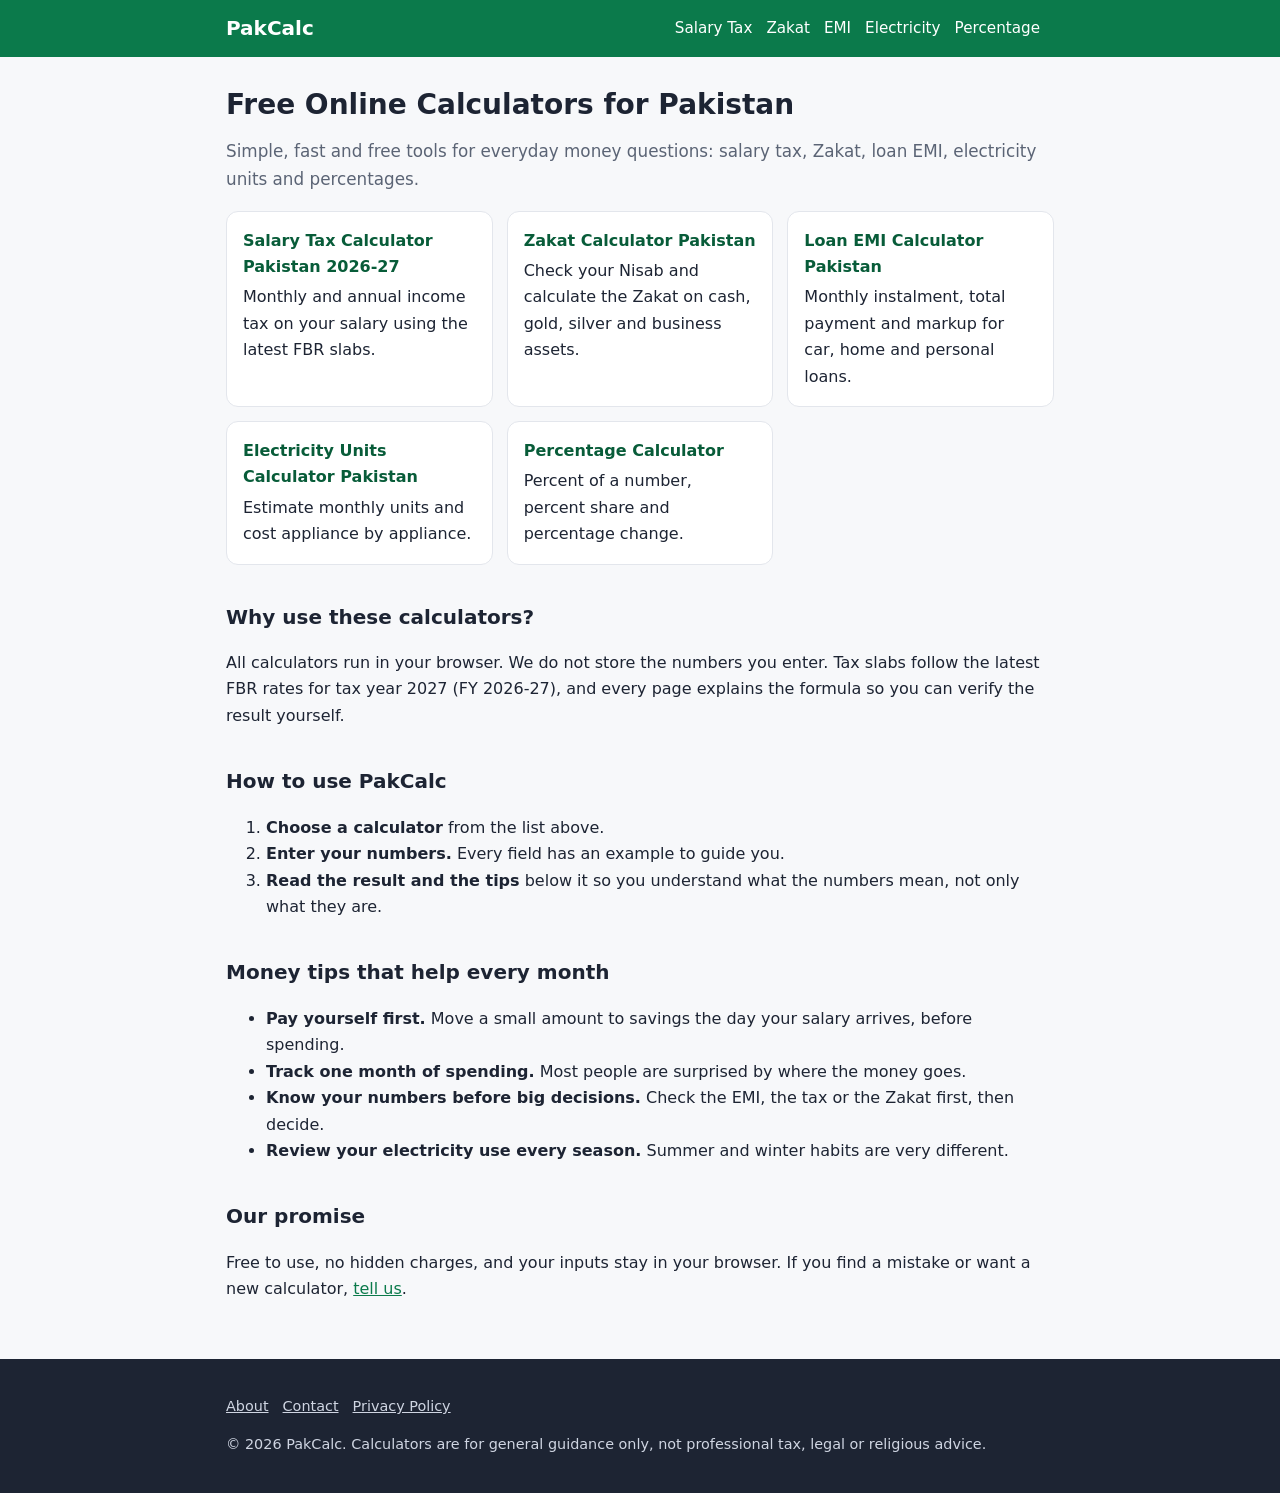
<file: index.html>
<!doctype html>
<html lang="en-PK">
<head>
<meta charset="utf-8">
<meta name="viewport" content="width=device-width, initial-scale=1">
<title>Pakistan Calculators: Salary Tax, Zakat &amp; EMI | PakCalc</title>
<meta name="description" content="Free online calculators for Pakistan: estimate salary tax, Zakat, loan EMI, electricity units and percentages. See formulas and examples; inputs stay private.">
<link rel="canonical" href="https://bucolic-lamington-e7d903.netlify.app/">
<meta name="robots" content="index, follow, max-image-preview:large">

<meta property="og:type" content="website">
<meta property="og:title" content="Pakistan Calculators: Salary Tax, Zakat &amp; EMI | PakCalc">
<meta property="og:description" content="Free online calculators for Pakistan: estimate salary tax, Zakat, loan EMI, electricity units and percentages. See formulas and examples; inputs stay private.">
<meta property="og:url" content="https://bucolic-lamington-e7d903.netlify.app/">
<meta property="og:site_name" content="PakCalc">
<meta property="og:locale" content="en_PK">
<meta name="twitter:card" content="summary">
<link rel="stylesheet" href="/style.css">
<script type="application/ld+json">{"@context":"https://schema.org","@graph":[{"@type":"WebSite","@id":"https://bucolic-lamington-e7d903.netlify.app/#website","url":"https://bucolic-lamington-e7d903.netlify.app/","name":"PakCalc","inLanguage":"en-PK"},{"@type":"CollectionPage","@id":"https://bucolic-lamington-e7d903.netlify.app/#webpage","url":"https://bucolic-lamington-e7d903.netlify.app/","name":"Pakistan Calculators: Salary Tax, Zakat & EMI | PakCalc","description":"Free online calculators for Pakistan: estimate salary tax, Zakat, loan EMI, electricity units and percentages. See formulas and examples; inputs stay private.","inLanguage":"en-PK","isPartOf":{"@id":"https://bucolic-lamington-e7d903.netlify.app/#website"}},{"@type":"ItemList","name":"Free Pakistan calculators","itemListElement":[{"@type":"ListItem","position":1,"name":"Salary Tax Calculator Pakistan 2026-27","url":"https://bucolic-lamington-e7d903.netlify.app/salary-tax-calculator"},{"@type":"ListItem","position":2,"name":"Zakat Calculator Pakistan: Gold, Silver & Cash","url":"https://bucolic-lamington-e7d903.netlify.app/zakat-calculator"},{"@type":"ListItem","position":3,"name":"Loan EMI Calculator Pakistan: Monthly Instalments","url":"https://bucolic-lamington-e7d903.netlify.app/emi-calculator"},{"@type":"ListItem","position":4,"name":"Electricity Units Calculator Pakistan: kWh & Cost","url":"https://bucolic-lamington-e7d903.netlify.app/electricity-units-calculator"},{"@type":"ListItem","position":5,"name":"Percentage Calculator: Discounts & Percent Change","url":"https://bucolic-lamington-e7d903.netlify.app/percentage-calculator"}]}]}</script>
</head>
<body>
<a class="skip-link" href="#main-content">Skip to content</a>
<header><div class="wrap">
  <a class="logo" href="/">PakCalc</a>
  <nav aria-label="Main navigation"><a href="/salary-tax-calculator">Salary Tax</a><a href="/zakat-calculator">Zakat</a><a href="/emi-calculator">EMI</a><a href="/electricity-units-calculator">Electricity</a><a href="/percentage-calculator">Percentage</a></nav>
</div></header>
<main id="main-content"><div class="wrap">
<h1>Free Online Calculators for Pakistan</h1><p class="lead">Simple, fast and free tools for everyday money questions: salary tax, Zakat, loan EMI, electricity units and percentages.</p><div class="tools"><a href="/salary-tax-calculator"><strong>Salary Tax Calculator Pakistan 2026-27</strong>Monthly and annual income tax on your salary using the latest FBR slabs.</a><a href="/zakat-calculator"><strong>Zakat Calculator Pakistan</strong>Check your Nisab and calculate the Zakat on cash, gold, silver and business assets.</a><a href="/emi-calculator"><strong>Loan EMI Calculator Pakistan</strong>Monthly instalment, total payment and markup for car, home and personal loans.</a><a href="/electricity-units-calculator"><strong>Electricity Units Calculator Pakistan</strong>Estimate monthly units and cost appliance by appliance.</a><a href="/percentage-calculator"><strong>Percentage Calculator</strong>Percent of a number, percent share and percentage change.</a></div><h2>Why use these calculators?</h2><p>All calculators run in your browser. We do not store the numbers you enter. Tax slabs follow the latest FBR rates for tax year 2027 (FY 2026-27), and every page explains the formula so you can verify the result yourself.</p>
<h2>How to use PakCalc</h2>
<ol>
<li><strong>Choose a calculator</strong> from the list above.</li>
<li><strong>Enter your numbers.</strong> Every field has an example to guide you.</li>
<li><strong>Read the result and the tips</strong> below it so you understand what the numbers mean, not only what they are.</li>
</ol>

<h2>Money tips that help every month</h2>
<ul>
<li><strong>Pay yourself first.</strong> Move a small amount to savings the day your salary arrives, before spending.</li>
<li><strong>Track one month of spending.</strong> Most people are surprised by where the money goes.</li>
<li><strong>Know your numbers before big decisions.</strong> Check the EMI, the tax or the Zakat first, then decide.</li>
<li><strong>Review your electricity use every season.</strong> Summer and winter habits are very different.</li>
</ul>

<h2>Our promise</h2>
<p>Free to use, no hidden charges, and your inputs stay in your browser. If you find a mistake or want a new calculator, <a href="/contact">tell us</a>.</p>

</div></main>
<footer><div class="wrap">
  <p><a href="/about">About</a><a href="/contact">Contact</a><a href="/privacy-policy">Privacy Policy</a></p>
  <p>&copy; 2026 PakCalc. Calculators are for general guidance only, not professional tax, legal or religious advice.</p>
</div></footer>


</body>
</html>
</file>
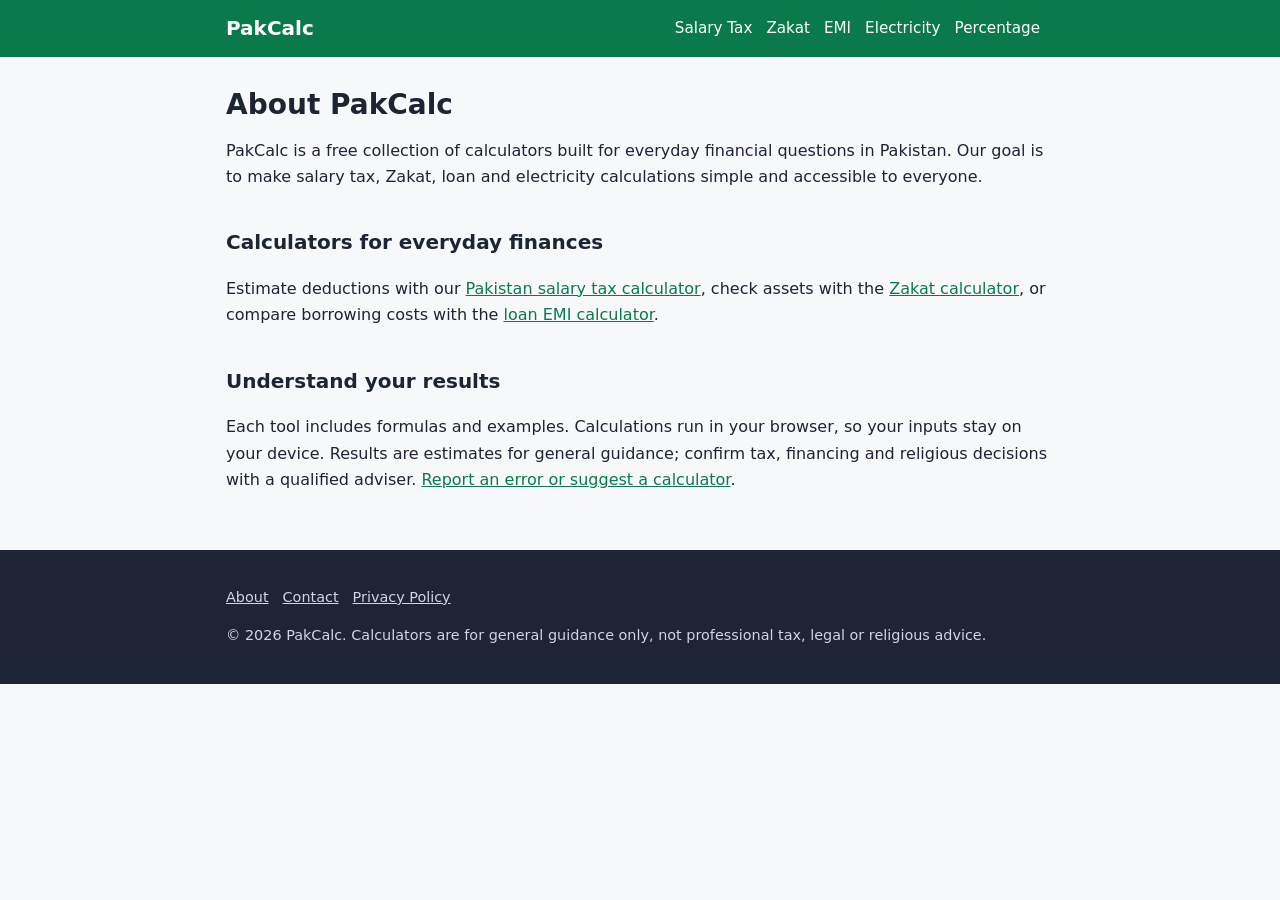
<file: about.html>
<!doctype html>
<html lang="en-PK">
<head>
<meta charset="utf-8">
<meta name="viewport" content="width=device-width, initial-scale=1">
<title>About PakCalc | Free Financial Calculators for Pakistan</title>
<meta name="description" content="Learn about PakCalc’s free calculators for Pakistan, including salary tax, Zakat, loan EMI and electricity estimates, with formulas and private browser inputs.">
<link rel="canonical" href="https://bucolic-lamington-e7d903.netlify.app/about">
<meta name="robots" content="index, follow, max-image-preview:large">

<meta property="og:type" content="website">
<meta property="og:title" content="About PakCalc | Free Financial Calculators for Pakistan">
<meta property="og:description" content="Learn about PakCalc’s free calculators for Pakistan, including salary tax, Zakat, loan EMI and electricity estimates, with formulas and private browser inputs.">
<meta property="og:url" content="https://bucolic-lamington-e7d903.netlify.app/about">
<meta property="og:site_name" content="PakCalc">
<meta property="og:locale" content="en_PK">
<meta name="twitter:card" content="summary">
<link rel="stylesheet" href="/style.css">

<script type="application/ld+json">{"@context":"https://schema.org","@graph":[{"@type":"WebSite","@id":"https://bucolic-lamington-e7d903.netlify.app/#website","url":"https://bucolic-lamington-e7d903.netlify.app/","name":"PakCalc","inLanguage":"en-PK"},{"@type":"AboutPage","@id":"https://bucolic-lamington-e7d903.netlify.app/about#webpage","url":"https://bucolic-lamington-e7d903.netlify.app/about","name":"About PakCalc | Free Financial Calculators for Pakistan","description":"Learn about PakCalc’s free calculators for Pakistan, including salary tax, Zakat, loan EMI and electricity estimates, with formulas and private browser inputs.","inLanguage":"en-PK","isPartOf":{"@id":"https://bucolic-lamington-e7d903.netlify.app/#website"},"breadcrumb":{"@id":"https://bucolic-lamington-e7d903.netlify.app/about#breadcrumb"}},{"@type":"BreadcrumbList","@id":"https://bucolic-lamington-e7d903.netlify.app/about#breadcrumb","itemListElement":[{"@type":"ListItem","position":1,"name":"Home","item":"https://bucolic-lamington-e7d903.netlify.app/"},{"@type":"ListItem","position":2,"name":"About PakCalc","item":"https://bucolic-lamington-e7d903.netlify.app/about"}]}]}</script>
</head>
<body>
<a class="skip-link" href="#main-content">Skip to content</a>
<header><div class="wrap">
  <a class="logo" href="/">PakCalc</a>
  <nav aria-label="Main navigation"><a href="/salary-tax-calculator">Salary Tax</a><a href="/zakat-calculator">Zakat</a><a href="/emi-calculator">EMI</a><a href="/electricity-units-calculator">Electricity</a><a href="/percentage-calculator">Percentage</a></nav>
</div></header>
<main id="main-content"><div class="wrap">
<h1>About PakCalc</h1><p>PakCalc is a free collection of calculators built for everyday financial questions in Pakistan. Our goal is to make salary tax, Zakat, loan and electricity calculations simple and accessible to everyone.</p><h2>Calculators for everyday finances</h2><p>Estimate deductions with our <a href="/salary-tax-calculator">Pakistan salary tax calculator</a>, check assets with the <a href="/zakat-calculator">Zakat calculator</a>, or compare borrowing costs with the <a href="/emi-calculator">loan EMI calculator</a>.</p><h2>Understand your results</h2><p>Each tool includes formulas and examples. Calculations run in your browser, so your inputs stay on your device. Results are estimates for general guidance; confirm tax, financing and religious decisions with a qualified adviser. <a href="/contact">Report an error or suggest a calculator</a>.</p></div></main>
<footer><div class="wrap">
  <p><a href="/about">About</a><a href="/contact">Contact</a><a href="/privacy-policy">Privacy Policy</a></p>
  <p>&copy; 2026 PakCalc. Calculators are for general guidance only, not professional tax, legal or religious advice.</p>
</div></footer>


</body>
</html>
</file>
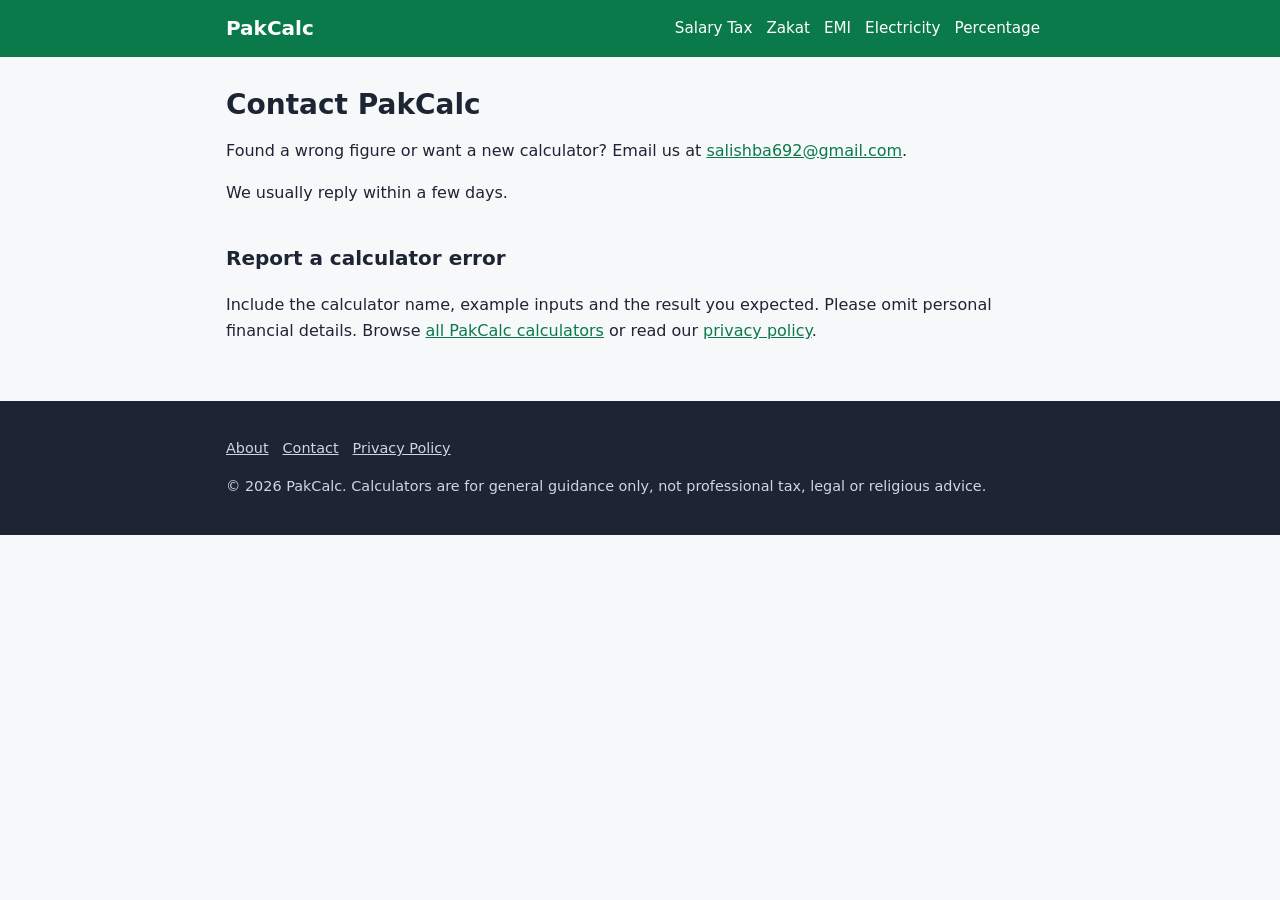
<file: contact.html>
<!doctype html>
<html lang="en-PK">
<head>
<meta charset="utf-8">
<meta name="viewport" content="width=device-width, initial-scale=1">
<title>Contact PakCalc | Calculator Feedback &amp; Corrections</title>
<meta name="description" content="Contact PakCalc to report a calculator error, suggest a new tool or ask a privacy question. Help improve salary tax, Zakat, EMI and electricity calculators.">
<link rel="canonical" href="https://bucolic-lamington-e7d903.netlify.app/contact">
<meta name="robots" content="index, follow, max-image-preview:large">

<meta property="og:type" content="website">
<meta property="og:title" content="Contact PakCalc | Calculator Feedback &amp; Corrections">
<meta property="og:description" content="Contact PakCalc to report a calculator error, suggest a new tool or ask a privacy question. Help improve salary tax, Zakat, EMI and electricity calculators.">
<meta property="og:url" content="https://bucolic-lamington-e7d903.netlify.app/contact">
<meta property="og:site_name" content="PakCalc">
<meta property="og:locale" content="en_PK">
<meta name="twitter:card" content="summary">
<link rel="stylesheet" href="/style.css">

<script type="application/ld+json">{"@context":"https://schema.org","@graph":[{"@type":"WebSite","@id":"https://bucolic-lamington-e7d903.netlify.app/#website","url":"https://bucolic-lamington-e7d903.netlify.app/","name":"PakCalc","inLanguage":"en-PK"},{"@type":"ContactPage","@id":"https://bucolic-lamington-e7d903.netlify.app/contact#webpage","url":"https://bucolic-lamington-e7d903.netlify.app/contact","name":"Contact PakCalc | Calculator Feedback & Corrections","description":"Contact PakCalc to report a calculator error, suggest a new tool or ask a privacy question. Help improve salary tax, Zakat, EMI and electricity calculators.","inLanguage":"en-PK","isPartOf":{"@id":"https://bucolic-lamington-e7d903.netlify.app/#website"},"breadcrumb":{"@id":"https://bucolic-lamington-e7d903.netlify.app/contact#breadcrumb"}},{"@type":"BreadcrumbList","@id":"https://bucolic-lamington-e7d903.netlify.app/contact#breadcrumb","itemListElement":[{"@type":"ListItem","position":1,"name":"Home","item":"https://bucolic-lamington-e7d903.netlify.app/"},{"@type":"ListItem","position":2,"name":"Contact PakCalc","item":"https://bucolic-lamington-e7d903.netlify.app/contact"}]}]}</script>
</head>
<body>
<a class="skip-link" href="#main-content">Skip to content</a>
<header><div class="wrap">
  <a class="logo" href="/">PakCalc</a>
  <nav aria-label="Main navigation"><a href="/salary-tax-calculator">Salary Tax</a><a href="/zakat-calculator">Zakat</a><a href="/emi-calculator">EMI</a><a href="/electricity-units-calculator">Electricity</a><a href="/percentage-calculator">Percentage</a></nav>
</div></header>
<main id="main-content"><div class="wrap">
<h1>Contact PakCalc</h1><p>Found a wrong figure or want a new calculator? Email us at <a href="mailto:salishba692@gmail.com">salishba692@gmail.com</a>.</p><p>We usually reply within a few days.</p>
<h2>Report a calculator error</h2><p>Include the calculator name, example inputs and the result you expected. Please omit personal financial details. Browse <a href="/">all PakCalc calculators</a> or read our <a href="/privacy-policy">privacy policy</a>.</p>
</div></main>
<footer><div class="wrap">
  <p><a href="/about">About</a><a href="/contact">Contact</a><a href="/privacy-policy">Privacy Policy</a></p>
  <p>&copy; 2026 PakCalc. Calculators are for general guidance only, not professional tax, legal or religious advice.</p>
</div></footer>


</body>
</html>
</file>
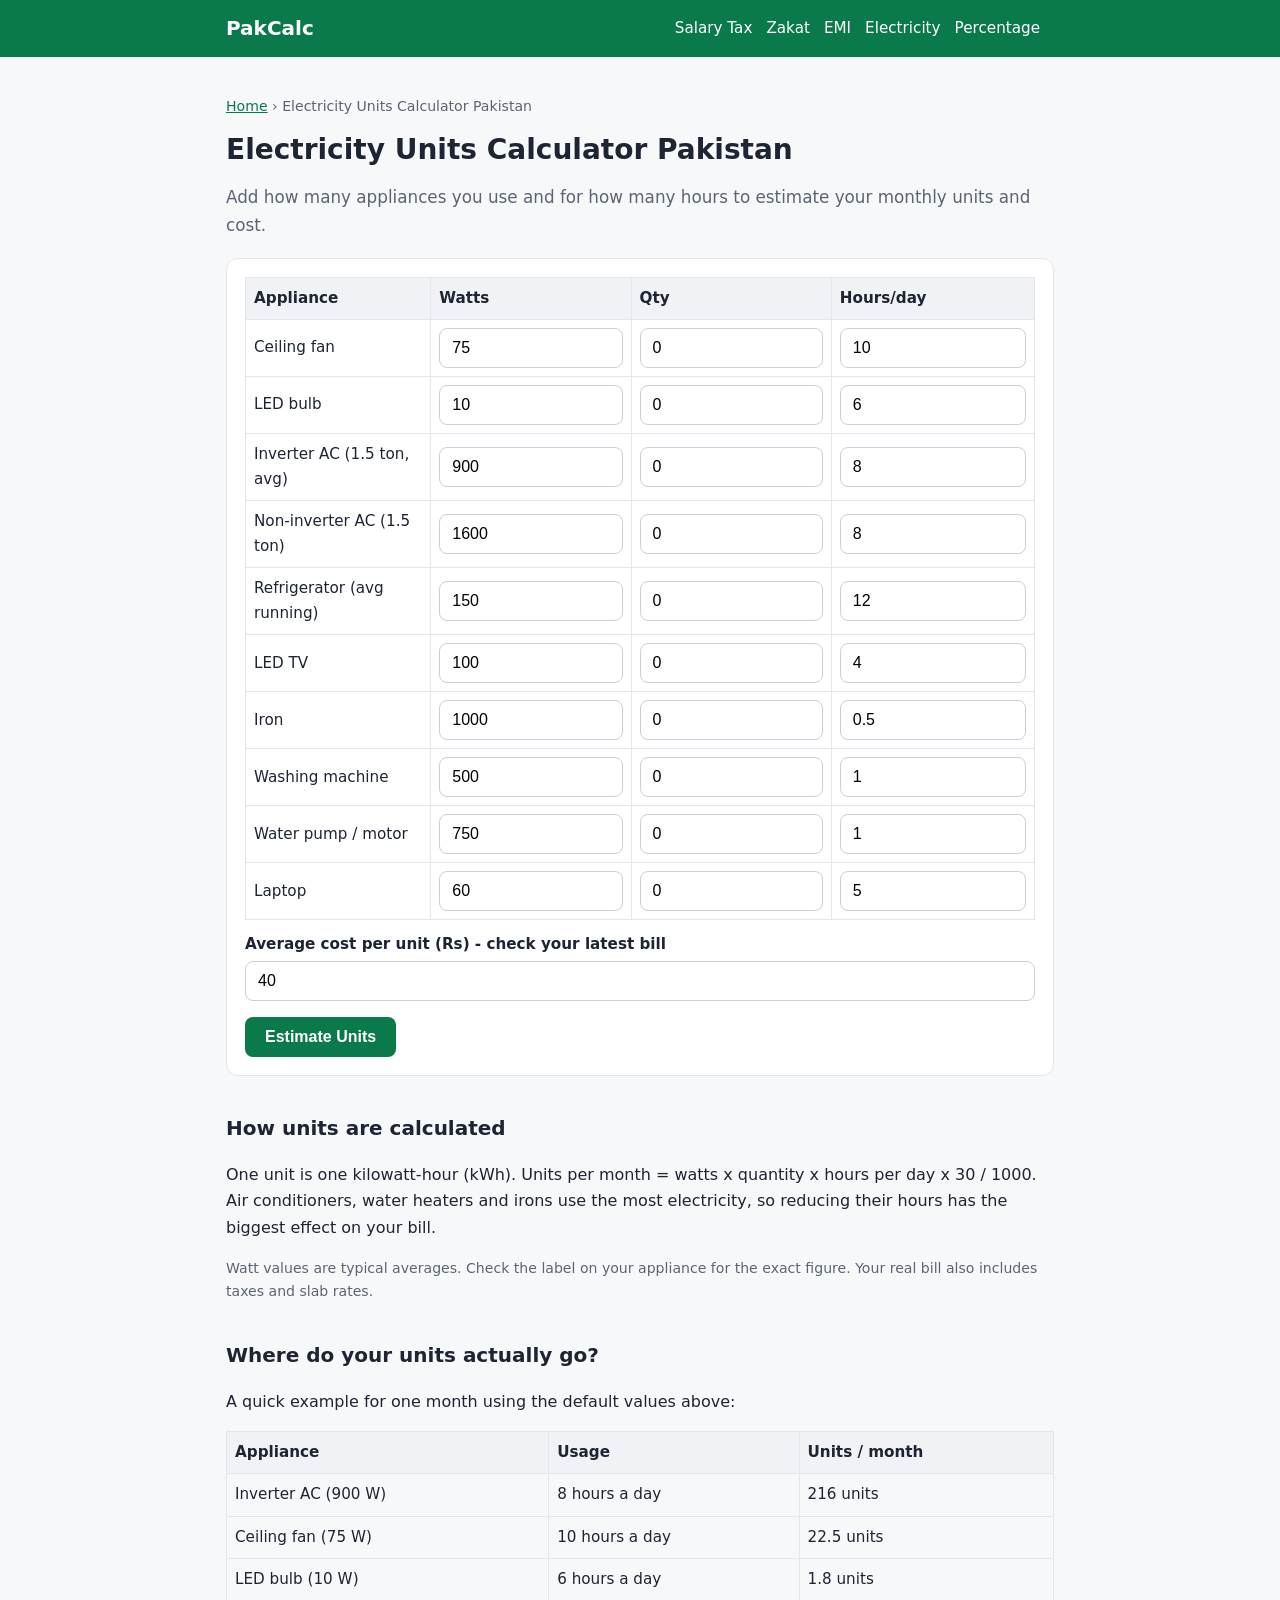
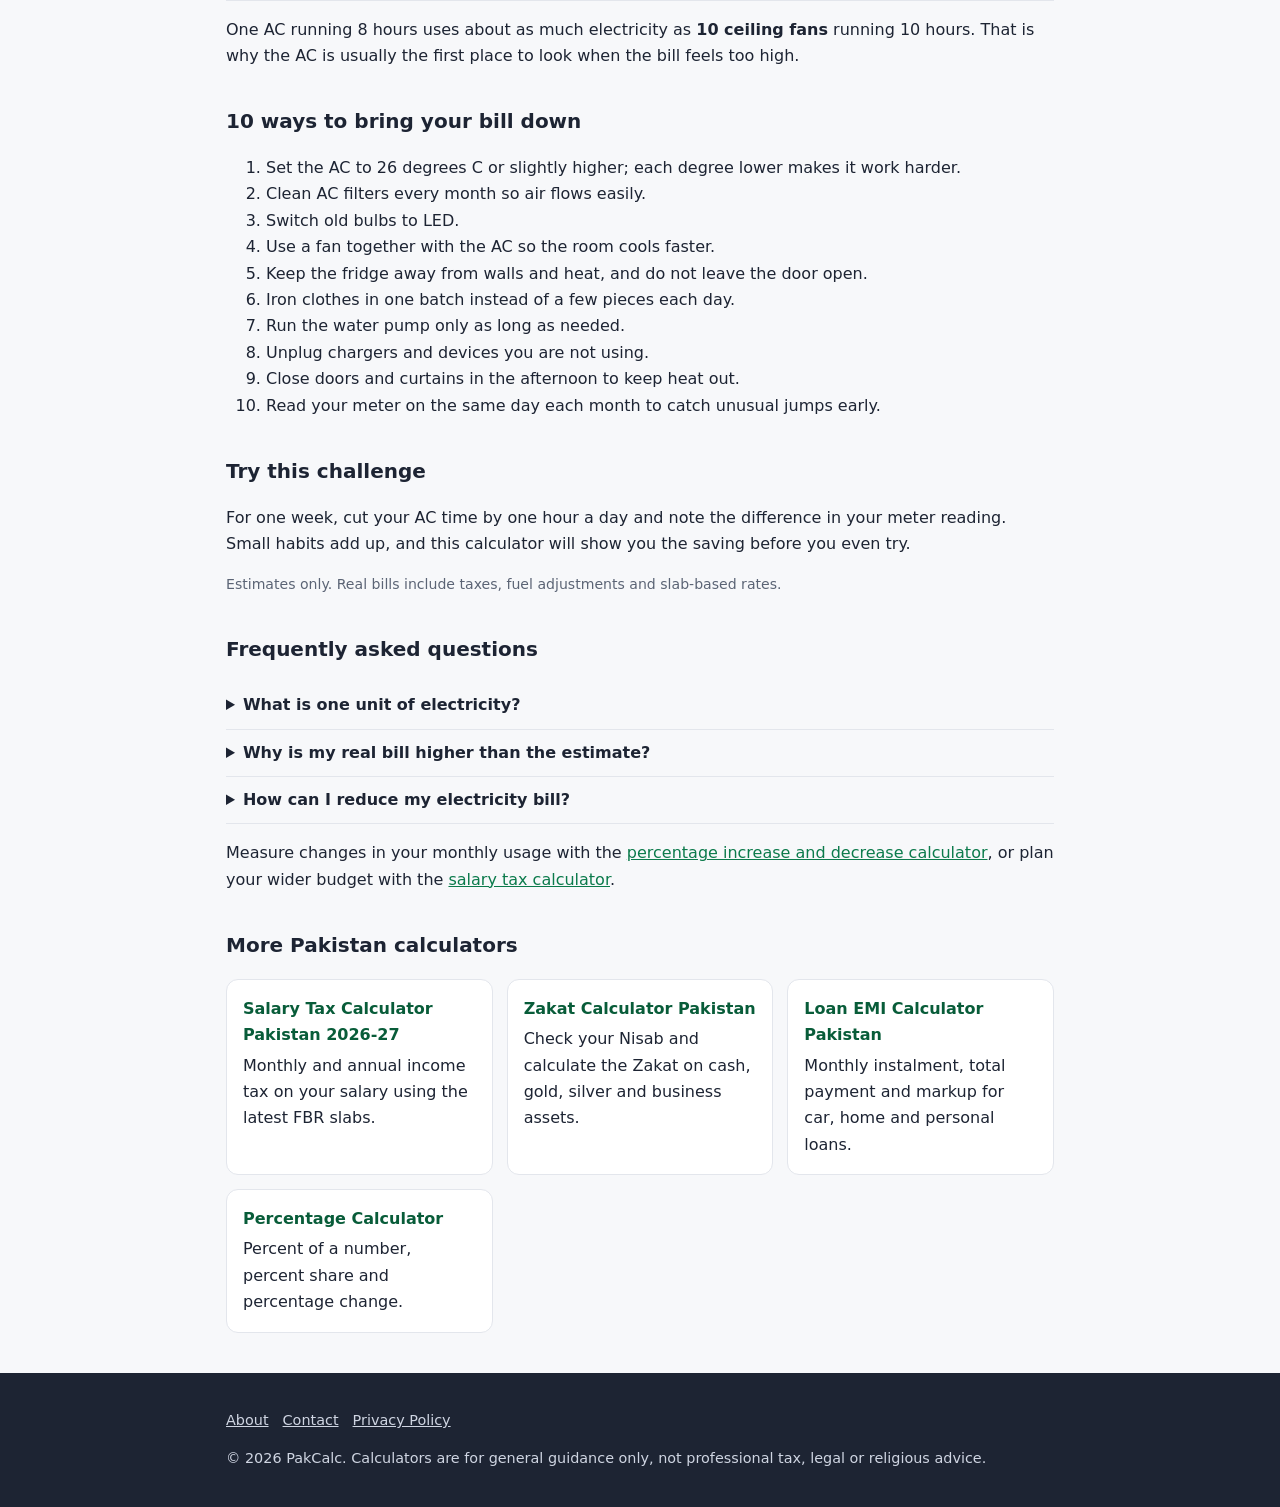
<file: electricity-units-calculator.html>
<!doctype html>
<html lang="en-PK">
<head>
<meta charset="utf-8">
<meta name="viewport" content="width=device-width, initial-scale=1">
<title>Electricity Units Calculator Pakistan: kWh &amp; Cost | PakCalc</title>
<meta name="description" content="Estimate monthly electricity units (kWh) and energy cost in Pakistan. Enter appliance watts, quantities and hours of use to plan your household power budget.">
<link rel="canonical" href="https://bucolic-lamington-e7d903.netlify.app/electricity-units-calculator">
<meta name="robots" content="index, follow, max-image-preview:large">

<meta property="og:type" content="website">
<meta property="og:title" content="Electricity Units Calculator Pakistan: kWh &amp; Cost | PakCalc">
<meta property="og:description" content="Estimate monthly electricity units (kWh) and energy cost in Pakistan. Enter appliance watts, quantities and hours of use to plan your household power budget.">
<meta property="og:url" content="https://bucolic-lamington-e7d903.netlify.app/electricity-units-calculator">
<meta property="og:site_name" content="PakCalc">
<meta property="og:locale" content="en_PK">
<meta name="twitter:card" content="summary">
<link rel="stylesheet" href="/style.css">
<script type="application/ld+json">{"@context":"https://schema.org","@graph":[{"@type":"WebSite","@id":"https://bucolic-lamington-e7d903.netlify.app/#website","url":"https://bucolic-lamington-e7d903.netlify.app/","name":"PakCalc","inLanguage":"en-PK"},{"@type":"WebPage","@id":"https://bucolic-lamington-e7d903.netlify.app/electricity-units-calculator#webpage","url":"https://bucolic-lamington-e7d903.netlify.app/electricity-units-calculator","name":"Electricity Units Calculator Pakistan: kWh & Cost | PakCalc","description":"Estimate monthly electricity units (kWh) and energy cost in Pakistan. Enter appliance watts, quantities and hours of use to plan your household power budget.","inLanguage":"en-PK","isPartOf":{"@id":"https://bucolic-lamington-e7d903.netlify.app/#website"},"breadcrumb":{"@id":"https://bucolic-lamington-e7d903.netlify.app/electricity-units-calculator#breadcrumb"},"mainEntity":{"@id":"https://bucolic-lamington-e7d903.netlify.app/electricity-units-calculator#calculator"}},{"@type":"BreadcrumbList","@id":"https://bucolic-lamington-e7d903.netlify.app/electricity-units-calculator#breadcrumb","itemListElement":[{"@type":"ListItem","position":1,"name":"Home","item":"https://bucolic-lamington-e7d903.netlify.app/"},{"@type":"ListItem","position":2,"name":"Electricity Units Calculator Pakistan","item":"https://bucolic-lamington-e7d903.netlify.app/electricity-units-calculator"}]},{"@type":"WebApplication","@id":"https://bucolic-lamington-e7d903.netlify.app/electricity-units-calculator#calculator","url":"https://bucolic-lamington-e7d903.netlify.app/electricity-units-calculator","name":"Electricity Units Calculator Pakistan","description":"Estimate monthly electricity units (kWh) and energy cost in Pakistan. Enter appliance watts, quantities and hours of use to plan your household power budget.","applicationCategory":"FinanceApplication","operatingSystem":"Any","browserRequirements":"Requires JavaScript","inLanguage":"en-PK","isAccessibleForFree":true,"offers":{"@type":"Offer","price":"0","priceCurrency":"PKR"},"mainEntityOfPage":{"@id":"https://bucolic-lamington-e7d903.netlify.app/electricity-units-calculator#webpage"}},{"@type":"FAQPage","@id":"https://bucolic-lamington-e7d903.netlify.app/electricity-units-calculator#faq","isPartOf":{"@id":"https://bucolic-lamington-e7d903.netlify.app/electricity-units-calculator#webpage"},"mainEntity":[{"@type":"Question","name":"What is one unit of electricity?","acceptedAnswer":{"@type":"Answer","text":"One unit equals one kilowatt-hour, which is a 1,000 watt appliance running for one hour."}},{"@type":"Question","name":"Why is my real bill higher than the estimate?","acceptedAnswer":{"@type":"Answer","text":"Bills include taxes, fuel adjustments and slab-based rates, and some appliances use more power than the average values shown."}},{"@type":"Question","name":"How can I reduce my electricity bill?","acceptedAnswer":{"@type":"Answer","text":"Use inverter appliances, switch to LED lighting, set the AC to a higher temperature and avoid running heavy appliances for long hours."}}]}]}</script>
</head>
<body>
<a class="skip-link" href="#main-content">Skip to content</a>
<header><div class="wrap">
  <a class="logo" href="/">PakCalc</a>
  <nav aria-label="Main navigation"><a href="/salary-tax-calculator">Salary Tax</a><a href="/zakat-calculator">Zakat</a><a href="/emi-calculator">EMI</a><a href="/electricity-units-calculator">Electricity</a><a href="/percentage-calculator">Percentage</a></nav>
</div></header>
<main id="main-content"><div class="wrap">
<p class="crumbs" aria-label="Breadcrumb"><a href="/">Home</a> &rsaquo; Electricity Units Calculator Pakistan</p><h1>Electricity Units Calculator Pakistan</h1><p class="lead">Add how many appliances you use and for how many hours to estimate your monthly units and cost.</p>
<form id="elecForm" class="card">
  <div id="appliances" class="table-scroll" role="region" aria-label="Appliance electricity inputs" tabindex="0"><table><thead><tr><th scope="col">Appliance</th><th scope="col">Watts</th><th scope="col">Qty</th><th scope="col">Hours/day</th></tr></thead><tbody><tr><th scope="row">Ceiling fan</th><td><input type="number" id="w0" value="75" min="0" aria-label="Ceiling fan watts"></td><td><input type="number" id="q0" value="0" min="0" aria-label="Ceiling fan quantity"></td><td><input type="number" id="h0" value="10" min="0" step="0.5" aria-label="Ceiling fan hours per day"></td></tr><tr><th scope="row">LED bulb</th><td><input type="number" id="w1" value="10" min="0" aria-label="LED bulb watts"></td><td><input type="number" id="q1" value="0" min="0" aria-label="LED bulb quantity"></td><td><input type="number" id="h1" value="6" min="0" step="0.5" aria-label="LED bulb hours per day"></td></tr><tr><th scope="row">Inverter AC (1.5 ton, avg)</th><td><input type="number" id="w2" value="900" min="0" aria-label="Inverter AC (1.5 ton, avg) watts"></td><td><input type="number" id="q2" value="0" min="0" aria-label="Inverter AC (1.5 ton, avg) quantity"></td><td><input type="number" id="h2" value="8" min="0" step="0.5" aria-label="Inverter AC (1.5 ton, avg) hours per day"></td></tr><tr><th scope="row">Non-inverter AC (1.5 ton)</th><td><input type="number" id="w3" value="1600" min="0" aria-label="Non-inverter AC (1.5 ton) watts"></td><td><input type="number" id="q3" value="0" min="0" aria-label="Non-inverter AC (1.5 ton) quantity"></td><td><input type="number" id="h3" value="8" min="0" step="0.5" aria-label="Non-inverter AC (1.5 ton) hours per day"></td></tr><tr><th scope="row">Refrigerator (avg running)</th><td><input type="number" id="w4" value="150" min="0" aria-label="Refrigerator (avg running) watts"></td><td><input type="number" id="q4" value="0" min="0" aria-label="Refrigerator (avg running) quantity"></td><td><input type="number" id="h4" value="12" min="0" step="0.5" aria-label="Refrigerator (avg running) hours per day"></td></tr><tr><th scope="row">LED TV</th><td><input type="number" id="w5" value="100" min="0" aria-label="LED TV watts"></td><td><input type="number" id="q5" value="0" min="0" aria-label="LED TV quantity"></td><td><input type="number" id="h5" value="4" min="0" step="0.5" aria-label="LED TV hours per day"></td></tr><tr><th scope="row">Iron</th><td><input type="number" id="w6" value="1000" min="0" aria-label="Iron watts"></td><td><input type="number" id="q6" value="0" min="0" aria-label="Iron quantity"></td><td><input type="number" id="h6" value="0.5" min="0" step="0.5" aria-label="Iron hours per day"></td></tr><tr><th scope="row">Washing machine</th><td><input type="number" id="w7" value="500" min="0" aria-label="Washing machine watts"></td><td><input type="number" id="q7" value="0" min="0" aria-label="Washing machine quantity"></td><td><input type="number" id="h7" value="1" min="0" step="0.5" aria-label="Washing machine hours per day"></td></tr><tr><th scope="row">Water pump / motor</th><td><input type="number" id="w8" value="750" min="0" aria-label="Water pump / motor watts"></td><td><input type="number" id="q8" value="0" min="0" aria-label="Water pump / motor quantity"></td><td><input type="number" id="h8" value="1" min="0" step="0.5" aria-label="Water pump / motor hours per day"></td></tr><tr><th scope="row">Laptop</th><td><input type="number" id="w9" value="60" min="0" aria-label="Laptop watts"></td><td><input type="number" id="q9" value="0" min="0" aria-label="Laptop quantity"></td><td><input type="number" id="h9" value="5" min="0" step="0.5" aria-label="Laptop hours per day"></td></tr></tbody></table></div>
  <label for="unitRate">Average cost per unit (Rs) - check your latest bill</label>
  <input id="unitRate" type="number" min="0" step="0.1" value="40">
  <button type="submit">Estimate Units</button>
  <div id="result" class="result" role="status" aria-live="polite"></div>
</form>
<h2>How units are calculated</h2>
<p>One unit is one kilowatt-hour (kWh). Units per month = watts x quantity x hours per day x 30 / 1000. Air conditioners, water heaters and irons use the most electricity, so reducing their hours has the biggest effect on your bill.</p>
<p class="note">Watt values are typical averages. Check the label on your appliance for the exact figure. Your real bill also includes taxes and slab rates.</p>
<h2>Where do your units actually go?</h2>
<p>A quick example for one month using the default values above:</p>
<div class="table-scroll" role="region" aria-label="Calculator reference table" tabindex="0"><table>
<tr><th>Appliance</th><th>Usage</th><th>Units / month</th></tr>
<tr><td>Inverter AC (900 W)</td><td>8 hours a day</td><td>216 units</td></tr>
<tr><td>Ceiling fan (75 W)</td><td>10 hours a day</td><td>22.5 units</td></tr>
<tr><td>LED bulb (10 W)</td><td>6 hours a day</td><td>1.8 units</td></tr>
</table></div>
<p>One AC running 8 hours uses about as much electricity as <strong>10 ceiling fans</strong> running 10 hours. That is why the AC is usually the first place to look when the bill feels too high.</p>

<h2>10 ways to bring your bill down</h2>
<ol>
<li>Set the AC to 26 degrees C or slightly higher; each degree lower makes it work harder.</li>
<li>Clean AC filters every month so air flows easily.</li>
<li>Switch old bulbs to LED.</li>
<li>Use a fan together with the AC so the room cools faster.</li>
<li>Keep the fridge away from walls and heat, and do not leave the door open.</li>
<li>Iron clothes in one batch instead of a few pieces each day.</li>
<li>Run the water pump only as long as needed.</li>
<li>Unplug chargers and devices you are not using.</li>
<li>Close doors and curtains in the afternoon to keep heat out.</li>
<li>Read your meter on the same day each month to catch unusual jumps early.</li>
</ol>

<h2>Try this challenge</h2>
<p>For one week, cut your AC time by one hour a day and note the difference in your meter reading. Small habits add up, and this calculator will show you the saving before you even try.</p>
<p class="note">Estimates only. Real bills include taxes, fuel adjustments and slab-based rates.</p>
<h2>Frequently asked questions</h2><details><summary><h3>What is one unit of electricity?</h3></summary><p>One unit equals one kilowatt-hour, which is a 1,000 watt appliance running for one hour.</p></details><details><summary><h3>Why is my real bill higher than the estimate?</h3></summary><p>Bills include taxes, fuel adjustments and slab-based rates, and some appliances use more power than the average values shown.</p></details><details><summary><h3>How can I reduce my electricity bill?</h3></summary><p>Use inverter appliances, switch to LED lighting, set the AC to a higher temperature and avoid running heavy appliances for long hours.</p></details><p>Measure changes in your monthly usage with the <a href="/percentage-calculator">percentage increase and decrease calculator</a>, or plan your wider budget with the <a href="/salary-tax-calculator">salary tax calculator</a>.</p><h2>More Pakistan calculators</h2><div class="tools"><a href="/salary-tax-calculator"><strong>Salary Tax Calculator Pakistan 2026-27</strong>Monthly and annual income tax on your salary using the latest FBR slabs.</a><a href="/zakat-calculator"><strong>Zakat Calculator Pakistan</strong>Check your Nisab and calculate the Zakat on cash, gold, silver and business assets.</a><a href="/emi-calculator"><strong>Loan EMI Calculator Pakistan</strong>Monthly instalment, total payment and markup for car, home and personal loans.</a><a href="/percentage-calculator"><strong>Percentage Calculator</strong>Percent of a number, percent share and percentage change.</a></div>
</div></main>
<footer><div class="wrap">
  <p><a href="/about">About</a><a href="/contact">Contact</a><a href="/privacy-policy">Privacy Policy</a></p>
  <p>&copy; 2026 PakCalc. Calculators are for general guidance only, not professional tax, legal or religious advice.</p>
</div></footer>
<noscript><p class="wrap note">Enable JavaScript to calculate results. The formulas and worked examples above are available without JavaScript.</p></noscript>
<script src="/calc.js" defer></script>

</body>
</html>
</file>
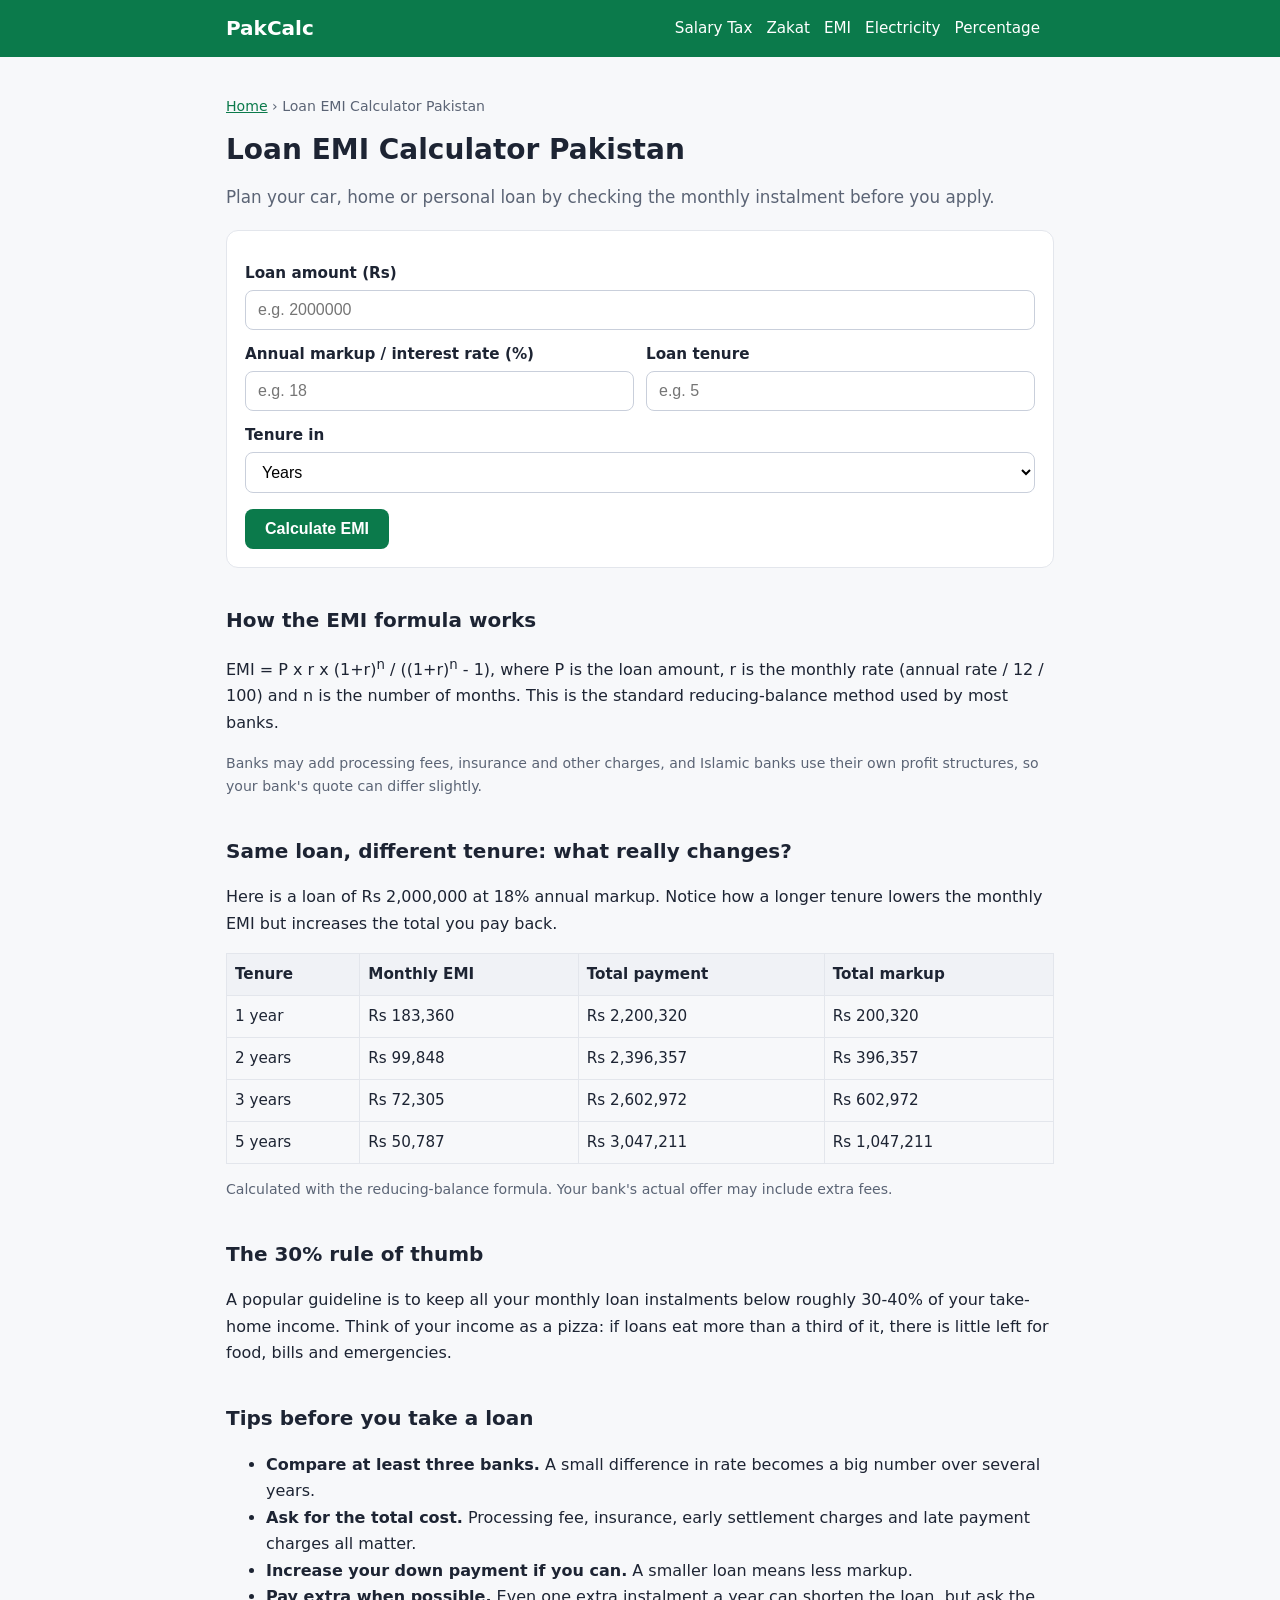
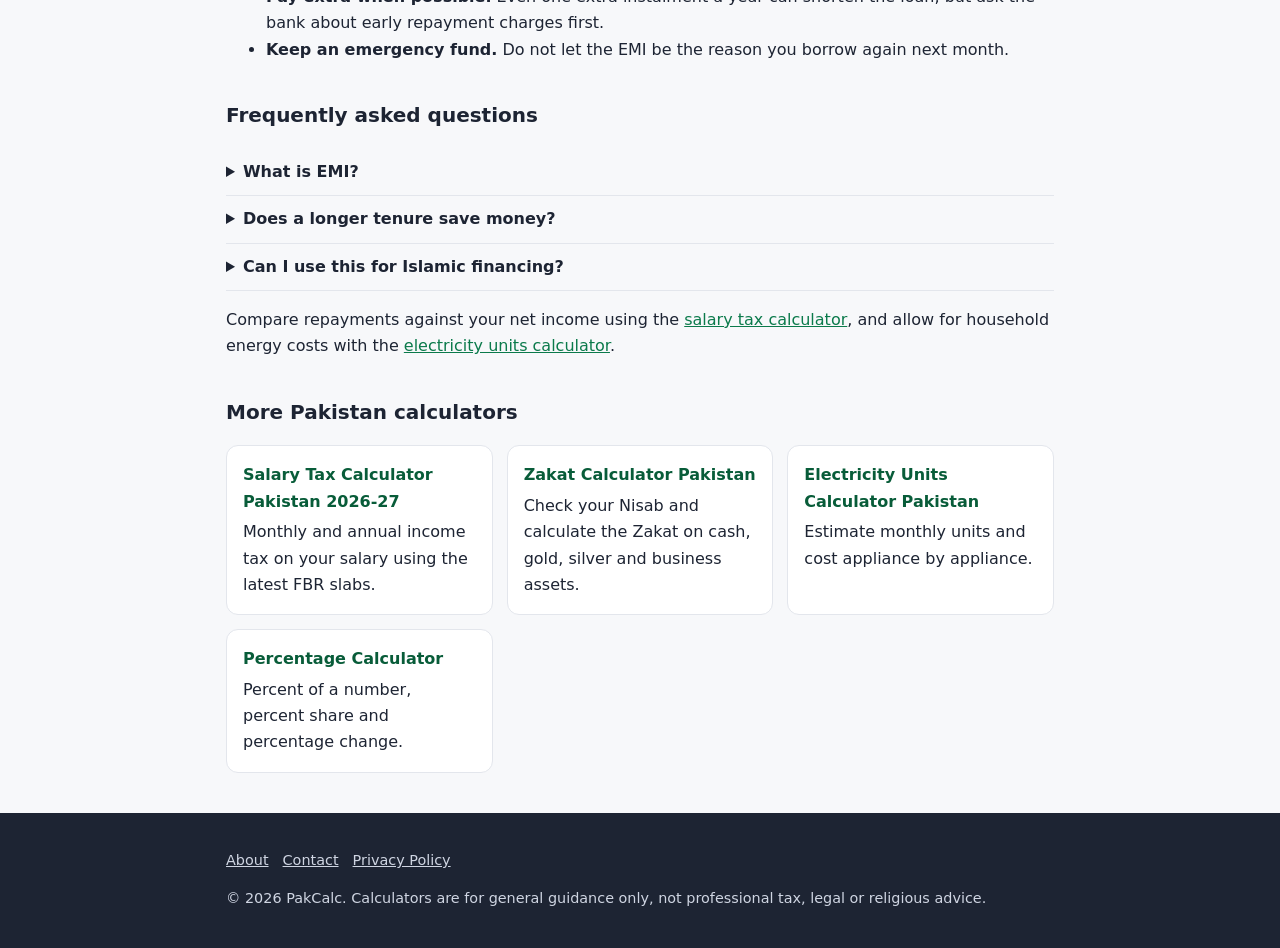
<file: emi-calculator.html>
<!doctype html>
<html lang="en-PK">
<head>
<meta charset="utf-8">
<meta name="viewport" content="width=device-width, initial-scale=1">
<title>Loan EMI Calculator Pakistan: Monthly Instalments | PakCalc</title>
<meta name="description" content="Estimate car, home or personal loan EMI in Pakistan. Compare monthly instalments, total repayment and markup by entering your loan amount, rate and tenure.">
<link rel="canonical" href="https://bucolic-lamington-e7d903.netlify.app/emi-calculator">
<meta name="robots" content="index, follow, max-image-preview:large">

<meta property="og:type" content="website">
<meta property="og:title" content="Loan EMI Calculator Pakistan: Monthly Instalments | PakCalc">
<meta property="og:description" content="Estimate car, home or personal loan EMI in Pakistan. Compare monthly instalments, total repayment and markup by entering your loan amount, rate and tenure.">
<meta property="og:url" content="https://bucolic-lamington-e7d903.netlify.app/emi-calculator">
<meta property="og:site_name" content="PakCalc">
<meta property="og:locale" content="en_PK">
<meta name="twitter:card" content="summary">
<link rel="stylesheet" href="/style.css">
<script type="application/ld+json">{"@context":"https://schema.org","@graph":[{"@type":"WebSite","@id":"https://bucolic-lamington-e7d903.netlify.app/#website","url":"https://bucolic-lamington-e7d903.netlify.app/","name":"PakCalc","inLanguage":"en-PK"},{"@type":"WebPage","@id":"https://bucolic-lamington-e7d903.netlify.app/emi-calculator#webpage","url":"https://bucolic-lamington-e7d903.netlify.app/emi-calculator","name":"Loan EMI Calculator Pakistan: Monthly Instalments | PakCalc","description":"Estimate car, home or personal loan EMI in Pakistan. Compare monthly instalments, total repayment and markup by entering your loan amount, rate and tenure.","inLanguage":"en-PK","isPartOf":{"@id":"https://bucolic-lamington-e7d903.netlify.app/#website"},"breadcrumb":{"@id":"https://bucolic-lamington-e7d903.netlify.app/emi-calculator#breadcrumb"},"mainEntity":{"@id":"https://bucolic-lamington-e7d903.netlify.app/emi-calculator#calculator"}},{"@type":"BreadcrumbList","@id":"https://bucolic-lamington-e7d903.netlify.app/emi-calculator#breadcrumb","itemListElement":[{"@type":"ListItem","position":1,"name":"Home","item":"https://bucolic-lamington-e7d903.netlify.app/"},{"@type":"ListItem","position":2,"name":"Loan EMI Calculator Pakistan","item":"https://bucolic-lamington-e7d903.netlify.app/emi-calculator"}]},{"@type":"WebApplication","@id":"https://bucolic-lamington-e7d903.netlify.app/emi-calculator#calculator","url":"https://bucolic-lamington-e7d903.netlify.app/emi-calculator","name":"Loan EMI Calculator Pakistan","description":"Estimate car, home or personal loan EMI in Pakistan. Compare monthly instalments, total repayment and markup by entering your loan amount, rate and tenure.","applicationCategory":"FinanceApplication","operatingSystem":"Any","browserRequirements":"Requires JavaScript","inLanguage":"en-PK","isAccessibleForFree":true,"offers":{"@type":"Offer","price":"0","priceCurrency":"PKR"},"mainEntityOfPage":{"@id":"https://bucolic-lamington-e7d903.netlify.app/emi-calculator#webpage"}},{"@type":"FAQPage","@id":"https://bucolic-lamington-e7d903.netlify.app/emi-calculator#faq","isPartOf":{"@id":"https://bucolic-lamington-e7d903.netlify.app/emi-calculator#webpage"},"mainEntity":[{"@type":"Question","name":"What is EMI?","acceptedAnswer":{"@type":"Answer","text":"EMI (Equated Monthly Instalment) is the fixed amount you pay every month until the loan is fully repaid. It includes both principal and markup."}},{"@type":"Question","name":"Does a longer tenure save money?","acceptedAnswer":{"@type":"Answer","text":"A longer tenure lowers the monthly EMI but increases the total markup you pay over the life of the loan."}},{"@type":"Question","name":"Can I use this for Islamic financing?","acceptedAnswer":{"@type":"Answer","text":"It gives a good estimate, but Diminishing Musharaka and Ijarah are structured differently, so confirm exact figures with your bank."}}]}]}</script>
</head>
<body>
<a class="skip-link" href="#main-content">Skip to content</a>
<header><div class="wrap">
  <a class="logo" href="/">PakCalc</a>
  <nav aria-label="Main navigation"><a href="/salary-tax-calculator">Salary Tax</a><a href="/zakat-calculator">Zakat</a><a href="/emi-calculator">EMI</a><a href="/electricity-units-calculator">Electricity</a><a href="/percentage-calculator">Percentage</a></nav>
</div></header>
<main id="main-content"><div class="wrap">
<p class="crumbs" aria-label="Breadcrumb"><a href="/">Home</a> &rsaquo; Loan EMI Calculator Pakistan</p><h1>Loan EMI Calculator Pakistan</h1><p class="lead">Plan your car, home or personal loan by checking the monthly instalment before you apply.</p>
<form id="emiForm" class="card">
  <label for="loan">Loan amount (Rs)</label>
  <input id="loan" type="number" min="0" placeholder="e.g. 2000000" required>
  <div class="row">
    <div><label for="rate">Annual markup / interest rate (%)</label><input id="rate" type="number" min="0" step="0.01" placeholder="e.g. 18" required></div>
    <div><label for="tenure">Loan tenure</label><input id="tenure" type="number" min="1" placeholder="e.g. 5" required></div>
  </div>
  <label for="unit">Tenure in</label>
  <select id="unit"><option value="years">Years</option><option value="months">Months</option></select>
  <button type="submit">Calculate EMI</button>
  <div id="result" class="result" role="status" aria-live="polite"></div>
</form>
<h2>How the EMI formula works</h2>
<p>EMI = P x r x (1+r)<sup>n</sup> / ((1+r)<sup>n</sup> - 1), where P is the loan amount, r is the monthly rate (annual rate / 12 / 100) and n is the number of months. This is the standard reducing-balance method used by most banks.</p>
<p class="note">Banks may add processing fees, insurance and other charges, and Islamic banks use their own profit structures, so your bank's quote can differ slightly.</p>
<h2>Same loan, different tenure: what really changes?</h2>
<p>Here is a loan of Rs 2,000,000 at 18% annual markup. Notice how a longer tenure lowers the monthly EMI but increases the total you pay back.</p>
<div class="table-scroll" role="region" aria-label="Calculator reference table" tabindex="0"><table>
<tr><th>Tenure</th><th>Monthly EMI</th><th>Total payment</th><th>Total markup</th></tr>
<tr><td>1 year</td><td>Rs 183,360</td><td>Rs 2,200,320</td><td>Rs 200,320</td></tr><tr><td>2 years</td><td>Rs 99,848</td><td>Rs 2,396,357</td><td>Rs 396,357</td></tr><tr><td>3 years</td><td>Rs 72,305</td><td>Rs 2,602,972</td><td>Rs 602,972</td></tr><tr><td>5 years</td><td>Rs 50,787</td><td>Rs 3,047,211</td><td>Rs 1,047,211</td></tr>
</table></div>
<p class="note">Calculated with the reducing-balance formula. Your bank's actual offer may include extra fees.</p>

<h2>The 30% rule of thumb</h2>
<p>A popular guideline is to keep all your monthly loan instalments below roughly 30-40% of your take-home income. Think of your income as a pizza: if loans eat more than a third of it, there is little left for food, bills and emergencies.</p>

<h2>Tips before you take a loan</h2>
<ul>
<li><strong>Compare at least three banks.</strong> A small difference in rate becomes a big number over several years.</li>
<li><strong>Ask for the total cost.</strong> Processing fee, insurance, early settlement charges and late payment charges all matter.</li>
<li><strong>Increase your down payment if you can.</strong> A smaller loan means less markup.</li>
<li><strong>Pay extra when possible.</strong> Even one extra instalment a year can shorten the loan, but ask the bank about early repayment charges first.</li>
<li><strong>Keep an emergency fund.</strong> Do not let the EMI be the reason you borrow again next month.</li>
</ul>
<h2>Frequently asked questions</h2><details><summary><h3>What is EMI?</h3></summary><p>EMI (Equated Monthly Instalment) is the fixed amount you pay every month until the loan is fully repaid. It includes both principal and markup.</p></details><details><summary><h3>Does a longer tenure save money?</h3></summary><p>A longer tenure lowers the monthly EMI but increases the total markup you pay over the life of the loan.</p></details><details><summary><h3>Can I use this for Islamic financing?</h3></summary>
  <p>It gives a good estimate, but Diminishing Musharaka and Ijarah are structured differently, so confirm exact figures with your bank.</p>
</details><p>Compare repayments against your net income using the <a href="/salary-tax-calculator">salary tax calculator</a>, and allow for household energy costs with the <a href="/electricity-units-calculator">electricity units calculator</a>.</p><h2>More Pakistan calculators</h2><div class="tools"><a href="/salary-tax-calculator"><strong>Salary Tax Calculator Pakistan 2026-27</strong>Monthly and annual income tax on your salary using the latest FBR slabs.</a>
  <a href="/zakat-calculator"><strong>Zakat Calculator Pakistan</strong>Check your Nisab and calculate the Zakat on cash, gold, silver and business assets.</a><a href="/electricity-units-calculator"><strong>Electricity Units Calculator Pakistan</strong>Estimate monthly units and cost appliance by appliance.</a><a href="/percentage-calculator"><strong>Percentage Calculator</strong>Percent of a number, percent share and percentage change.</a></div>
</div></main>
<footer><div class="wrap">
  <p><a href="/about">About</a><a href="/contact">Contact</a><a href="/privacy-policy">Privacy Policy</a></p>
  <p>&copy; 2026 PakCalc. Calculators are for general guidance only, not professional tax, legal or religious advice.</p>
</div></footer>
<noscript><p class="wrap note">Enable JavaScript to calculate results. The formulas and worked examples above are available without JavaScript.</p></noscript>
<script src="/calc.js" defer></script>

</body>
</html>
</file>
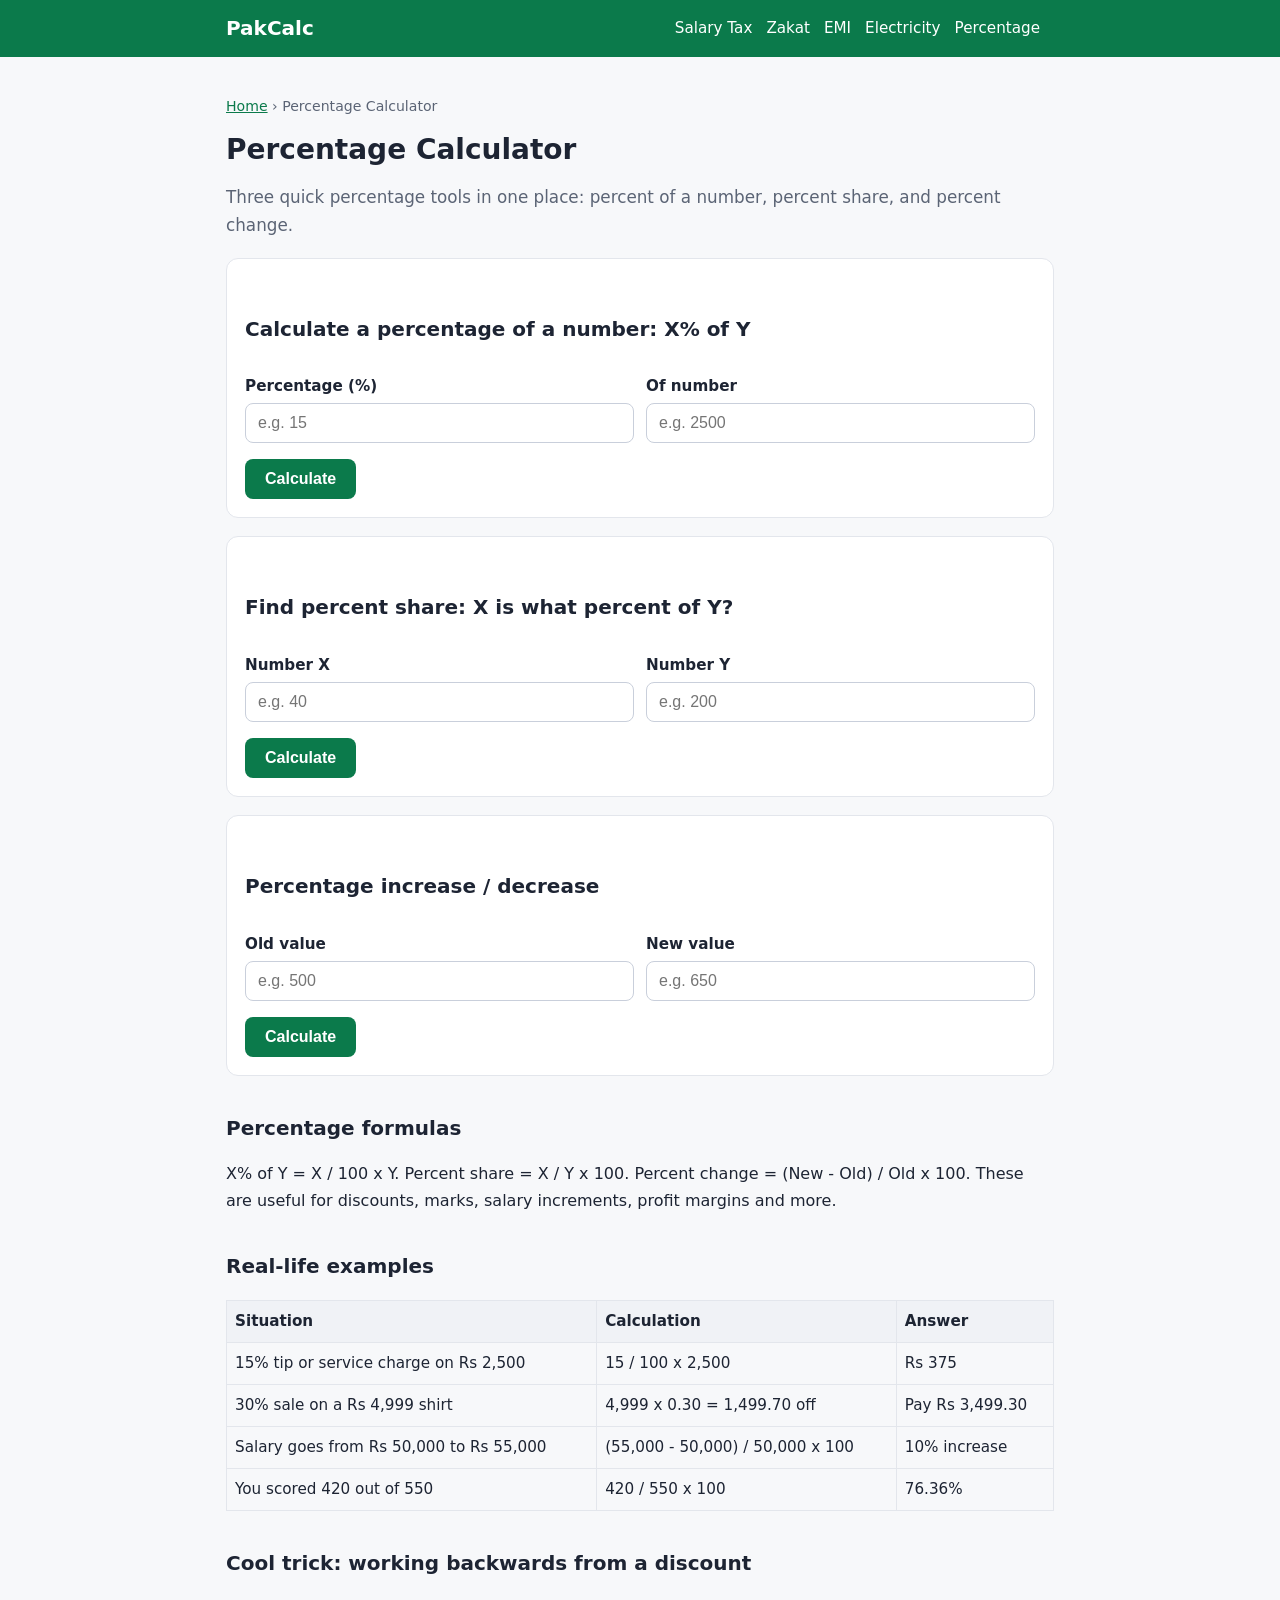
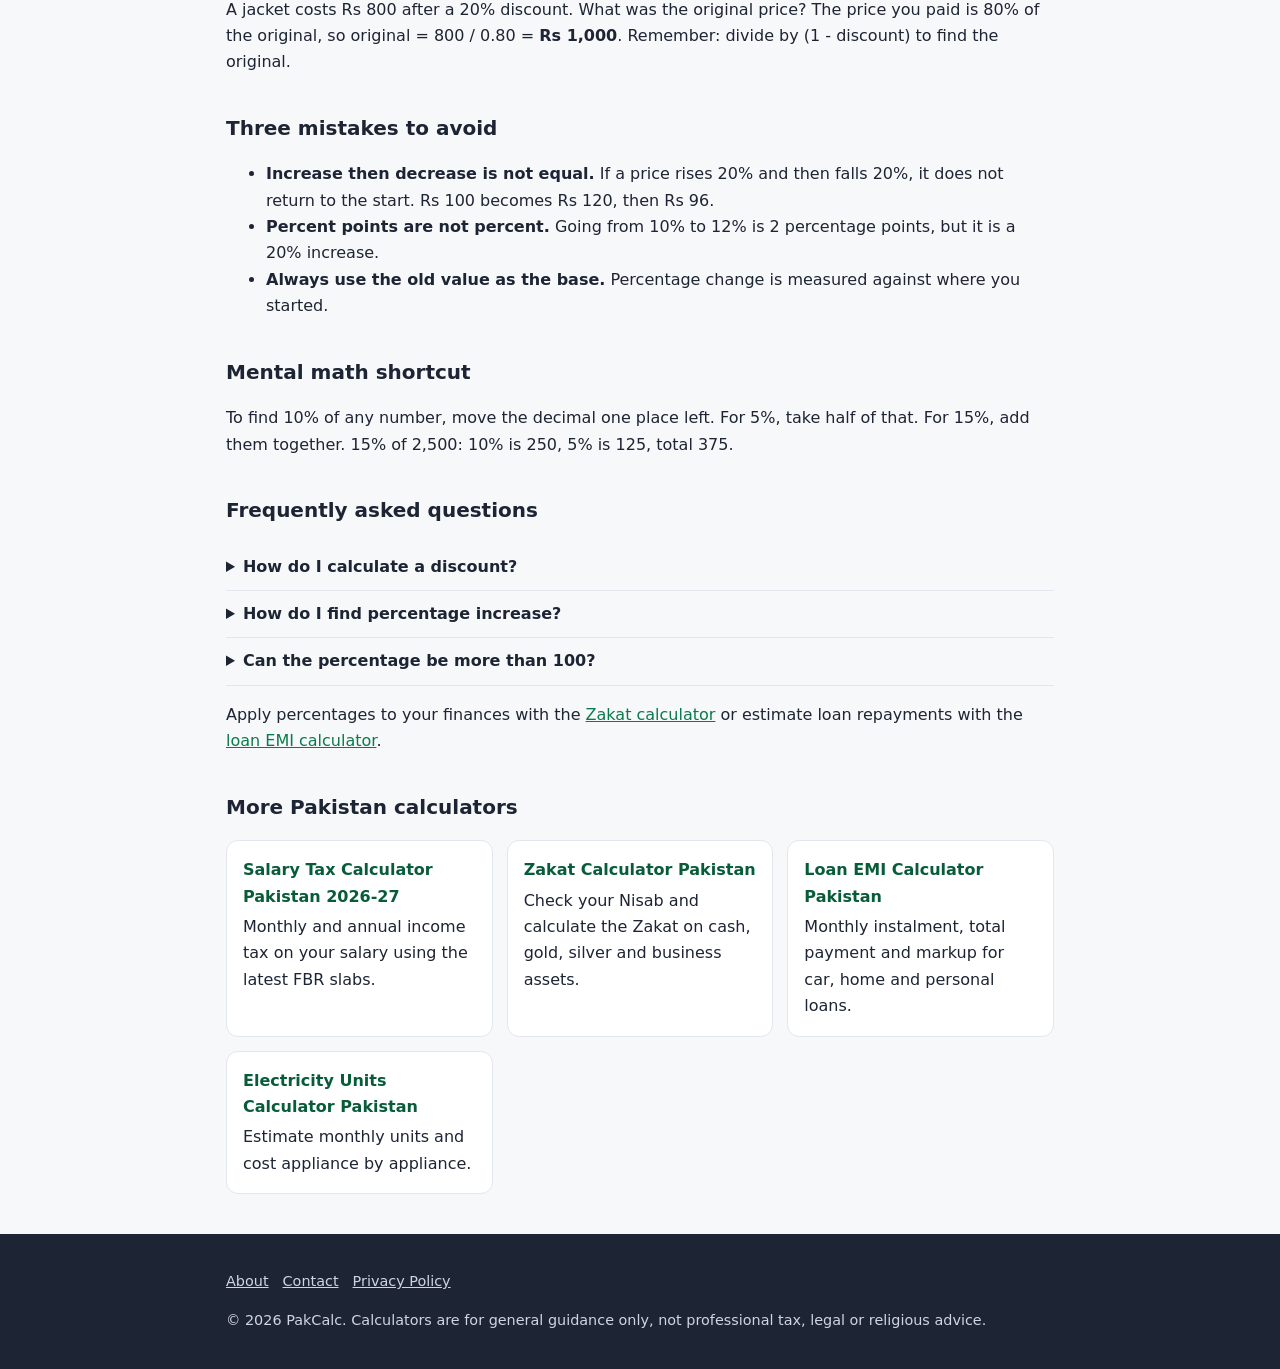
<file: percentage-calculator.html>
<!doctype html>
<html lang="en-PK">
<head>
<meta charset="utf-8">
<meta name="viewport" content="width=device-width, initial-scale=1">
<title>Percentage Calculator: Discounts &amp; Percent Change | PakCalc</title>
<meta name="description" content="Calculate a percentage of any number, percent share, or percentage increase and decrease. Check discounts, exam marks and salary changes with free examples.">
<link rel="canonical" href="https://bucolic-lamington-e7d903.netlify.app/percentage-calculator">
<meta name="robots" content="index, follow, max-image-preview:large">

<meta property="og:type" content="website">
<meta property="og:title" content="Percentage Calculator: Discounts &amp; Percent Change | PakCalc">
<meta property="og:description" content="Calculate a percentage of any number, percent share, or percentage increase and decrease. Check discounts, exam marks and salary changes with free examples.">
<meta property="og:url" content="https://bucolic-lamington-e7d903.netlify.app/percentage-calculator">
<meta property="og:site_name" content="PakCalc">
<meta property="og:locale" content="en_PK">
<meta name="twitter:card" content="summary">
<link rel="stylesheet" href="/style.css">
<script type="application/ld+json">{"@context":"https://schema.org","@graph":[{"@type":"WebSite","@id":"https://bucolic-lamington-e7d903.netlify.app/#website","url":"https://bucolic-lamington-e7d903.netlify.app/","name":"PakCalc","inLanguage":"en-PK"},{"@type":"WebPage","@id":"https://bucolic-lamington-e7d903.netlify.app/percentage-calculator#webpage","url":"https://bucolic-lamington-e7d903.netlify.app/percentage-calculator","name":"Percentage Calculator: Discounts & Percent Change | PakCalc","description":"Calculate a percentage of any number, percent share, or percentage increase and decrease. Check discounts, exam marks and salary changes with free examples.","inLanguage":"en-PK","isPartOf":{"@id":"https://bucolic-lamington-e7d903.netlify.app/#website"},"breadcrumb":{"@id":"https://bucolic-lamington-e7d903.netlify.app/percentage-calculator#breadcrumb"},"mainEntity":{"@id":"https://bucolic-lamington-e7d903.netlify.app/percentage-calculator#calculator"}},{"@type":"BreadcrumbList","@id":"https://bucolic-lamington-e7d903.netlify.app/percentage-calculator#breadcrumb","itemListElement":[{"@type":"ListItem","position":1,"name":"Home","item":"https://bucolic-lamington-e7d903.netlify.app/"},{"@type":"ListItem","position":2,"name":"Percentage Calculator","item":"https://bucolic-lamington-e7d903.netlify.app/percentage-calculator"}]},{"@type":"WebApplication","@id":"https://bucolic-lamington-e7d903.netlify.app/percentage-calculator#calculator","url":"https://bucolic-lamington-e7d903.netlify.app/percentage-calculator","name":"Percentage Calculator","description":"Calculate a percentage of any number, percent share, or percentage increase and decrease. Check discounts, exam marks and salary changes with free examples.","applicationCategory":"FinanceApplication","operatingSystem":"Any","browserRequirements":"Requires JavaScript","inLanguage":"en-PK","isAccessibleForFree":true,"offers":{"@type":"Offer","price":"0","priceCurrency":"PKR"},"mainEntityOfPage":{"@id":"https://bucolic-lamington-e7d903.netlify.app/percentage-calculator#webpage"}},{"@type":"FAQPage","@id":"https://bucolic-lamington-e7d903.netlify.app/percentage-calculator#faq","isPartOf":{"@id":"https://bucolic-lamington-e7d903.netlify.app/percentage-calculator#webpage"},"mainEntity":[{"@type":"Question","name":"How do I calculate a discount?","acceptedAnswer":{"@type":"Answer","text":"Multiply the price by the discount percentage and divide by 100. Subtract that amount from the original price."}},{"@type":"Question","name":"How do I find percentage increase?","acceptedAnswer":{"@type":"Answer","text":"Subtract the old value from the new value, divide by the old value and multiply by 100."}},{"@type":"Question","name":"Can the percentage be more than 100?","acceptedAnswer":{"@type":"Answer","text":"Yes. If the new value is more than double the old value, the increase is above 100%."}}]}]}</script>
</head>
<body>
<a class="skip-link" href="#main-content">Skip to content</a>
<header><div class="wrap">
  <a class="logo" href="/">PakCalc</a>
  <nav aria-label="Main navigation"><a href="/salary-tax-calculator">Salary Tax</a><a href="/zakat-calculator">Zakat</a><a href="/emi-calculator">EMI</a><a href="/electricity-units-calculator">Electricity</a><a href="/percentage-calculator">Percentage</a></nav>
</div></header>
<main id="main-content"><div class="wrap">
<p class="crumbs" aria-label="Breadcrumb"><a href="/">Home</a> &rsaquo; Percentage Calculator</p><h1>Percentage Calculator</h1><p class="lead">Three quick percentage tools in one place: percent of a number, percent share, and percent change.</p>
<form id="pct1" class="card">
  <h2>Calculate a percentage of a number: X% of Y</h2>
  <div class="row">
    <div><label for="a1">Percentage (%)</label><input id="a1" type="number" step="any" placeholder="e.g. 15"></div>
    <div><label for="b1">Of number</label><input id="b1" type="number" step="any" placeholder="e.g. 2500"></div>
  </div>
  <button type="submit">Calculate</button>
  <div id="result1" class="result" role="status" aria-live="polite"></div>
</form>
<form id="pct2" class="card">
  <h2>Find percent share: X is what percent of Y?</h2>
  <div class="row">
    <div><label for="a2">Number X</label><input id="a2" type="number" step="any" placeholder="e.g. 40"></div>
    <div><label for="b2">Number Y</label><input id="b2" type="number" step="any" placeholder="e.g. 200"></div>
  </div>
  <button type="submit">Calculate</button>
  <div id="result2" class="result" role="status" aria-live="polite"></div>
</form>
<form id="pct3" class="card">
  <h2>Percentage increase / decrease</h2>
  <div class="row">
    <div><label for="a3">Old value</label><input id="a3" type="number" step="any" placeholder="e.g. 500"></div>
    <div><label for="b3">New value</label><input id="b3" type="number" step="any" placeholder="e.g. 650"></div>
  </div>
  <button type="submit">Calculate</button>
  <div id="result3" class="result" role="status" aria-live="polite"></div>
</form>
<h2>Percentage formulas</h2>
<p>X% of Y = X / 100 x Y. Percent share = X / Y x 100. Percent change = (New - Old) / Old x 100. These are useful for discounts, marks, salary increments, profit margins and more.</p>
<h2>Real-life examples</h2>
<div class="table-scroll" role="region" aria-label="Calculator reference table" tabindex="0"><table>
<tr><th>Situation</th><th>Calculation</th><th>Answer</th></tr>
<tr><td>15% tip or service charge on Rs 2,500</td><td>15 / 100 x 2,500</td><td>Rs 375</td></tr>
<tr><td>30% sale on a Rs 4,999 shirt</td><td>4,999 x 0.30 = 1,499.70 off</td><td>Pay Rs 3,499.30</td></tr>
<tr><td>Salary goes from Rs 50,000 to Rs 55,000</td><td>(55,000 - 50,000) / 50,000 x 100</td><td>10% increase</td></tr>
<tr><td>You scored 420 out of 550</td><td>420 / 550 x 100</td><td>76.36%</td></tr>
</table></div>

<h2>Cool trick: working backwards from a discount</h2>
<p>A jacket costs Rs 800 after a 20% discount. What was the original price? The price you paid is 80% of the original, so original = 800 / 0.80 = <strong>Rs 1,000</strong>. Remember: divide by (1 - discount) to find the original.</p>

<h2>Three mistakes to avoid</h2>
<ul>
<li><strong>Increase then decrease is not equal.</strong> If a price rises 20% and then falls 20%, it does not return to the start. Rs 100 becomes Rs 120, then Rs 96.</li>
<li><strong>Percent points are not percent.</strong> Going from 10% to 12% is 2 percentage points, but it is a 20% increase.</li>
<li><strong>Always use the old value as the base.</strong> Percentage change is measured against where you started.</li>
</ul>

<h2>Mental math shortcut</h2>
<p>To find 10% of any number, move the decimal one place left. For 5%, take half of that. For 15%, add them together. 15% of 2,500: 10% is 250, 5% is 125, total 375.</p>
<h2>Frequently asked questions</h2><details><summary><h3>How do I calculate a discount?</h3></summary><p>Multiply the price by the discount percentage and divide by 100. Subtract that amount from the original price.</p></details><details><summary><h3>How do I find percentage increase?</h3></summary><p>Subtract the old value from the new value, divide by the old value and multiply by 100.</p></details><details><summary><h3>Can the percentage be more than 100?</h3></summary><p>Yes. If the new value is more than double the old value, the increase is above 100%.</p></details><p>Apply percentages to your finances with the <a href="/zakat-calculator">Zakat calculator</a> or estimate loan repayments with the <a href="/emi-calculator">loan EMI calculator</a>.</p><h2>More Pakistan calculators</h2><div class="tools"><a href="/salary-tax-calculator"><strong>Salary Tax Calculator Pakistan 2026-27</strong>Monthly and annual income tax on your salary using the latest FBR slabs.</a><a href="/zakat-calculator"><strong>Zakat Calculator Pakistan</strong>Check your Nisab and calculate the Zakat on cash, gold, silver and business assets.</a><a href="/emi-calculator"><strong>Loan EMI Calculator Pakistan</strong>Monthly instalment, total payment and markup for car, home and personal loans.</a><a href="/electricity-units-calculator"><strong>Electricity Units Calculator Pakistan</strong>Estimate monthly units and cost appliance by appliance.</a></div>
</div></main>
<footer><div class="wrap">
  <p><a href="/about">About</a><a href="/contact">Contact</a><a href="/privacy-policy">Privacy Policy</a></p>
  <p>&copy; 2026 PakCalc. Calculators are for general guidance only, not professional tax, legal or religious advice.</p>
</div></footer>
<noscript><p class="wrap note">Enable JavaScript to calculate results. The formulas and worked examples above are available without JavaScript.</p></noscript>
<script src="/calc.js" defer></script>

</body>
</html>
</file>
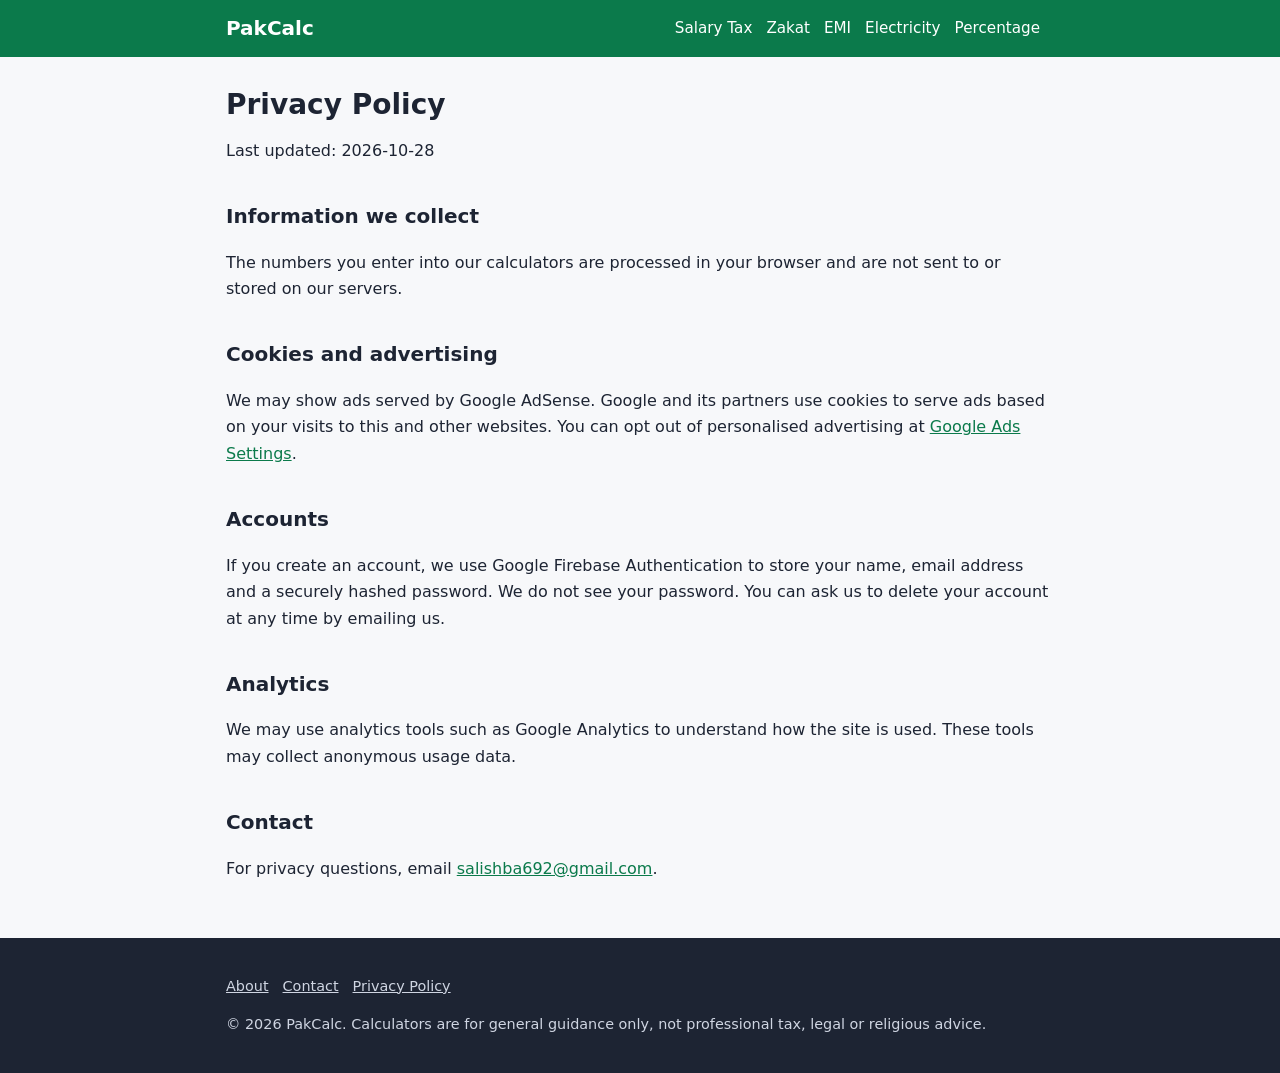
<file: privacy-policy.html>
<!doctype html>
<html lang="en-PK">
<head>
<meta charset="utf-8">
<meta name="viewport" content="width=device-width, initial-scale=1">
<title>Privacy Policy | PakCalc Calculator Data &amp; Cookies</title>
<meta name="description" content="Read PakCalc’s privacy policy covering calculator inputs, cookies, advertising and analytics, plus contact details for questions about your personal data.">
<link rel="canonical" href="https://bucolic-lamington-e7d903.netlify.app/privacy-policy">
<meta name="robots" content="index, follow, max-image-preview:large">
<meta name="google-site-verification" content="WGh3AgDnIU8j7oAEZEjsTsUm5YCDc6MxabfHVhh1DVI">
<meta property="og:type" content="website">
<meta property="og:title" content="Privacy Policy | PakCalc Calculator Data &amp; Cookies">
<meta property="og:description" content="Read PakCalc’s privacy policy covering calculator inputs, cookies, advertising and analytics, plus contact details for questions about your personal data.">
<meta property="og:url" content="https://bucolic-lamington-e7d903.netlify.app/privacy-policy">
<meta property="og:site_name" content="PakCalc">
<meta property="og:locale" content="en_PK">
<meta name="twitter:card" content="summary">
<link rel="stylesheet" href="/style.css">

<script type="application/ld+json">{"@context":"https://schema.org","@graph":[{"@type":"WebSite","@id":"https://bucolic-lamington-e7d903.netlify.app/#website","url":"https://bucolic-lamington-e7d903.netlify.app/","name":"PakCalc","inLanguage":"en-PK"},{"@type":"WebPage","@id":"https://bucolic-lamington-e7d903.netlify.app/privacy-policy#webpage","url":"https://bucolic-lamington-e7d903.netlify.app/privacy-policy","name":"Privacy Policy | PakCalc Calculator Data & Cookies","description":"Read PakCalc’s privacy policy covering calculator inputs, cookies, advertising and analytics, plus contact details for questions about your personal data.","inLanguage":"en-PK","isPartOf":{"@id":"https://bucolic-lamington-e7d903.netlify.app/#website"},"breadcrumb":{"@id":"https://bucolic-lamington-e7d903.netlify.app/privacy-policy#breadcrumb"}},{"@type":"BreadcrumbList","@id":"https://bucolic-lamington-e7d903.netlify.app/privacy-policy#breadcrumb","itemListElement":[{"@type":"ListItem","position":1,"name":"Home","item":"https://bucolic-lamington-e7d903.netlify.app/"},{"@type":"ListItem","position":2,"name":"Privacy Policy","item":"https://bucolic-lamington-e7d903.netlify.app/privacy-policy"}]}]}</script>
</head>
<body>
<a class="skip-link" href="#main-content">Skip to content</a>
<header><div class="wrap">
  <a class="logo" href="/">PakCalc</a>
  <nav aria-label="Main navigation"><a href="/salary-tax-calculator">Salary Tax</a><a href="/zakat-calculator">Zakat</a><a href="/emi-calculator">EMI</a><a href="/electricity-units-calculator">Electricity</a><a href="/percentage-calculator">Percentage</a></nav>
</div></header>
<main id="main-content"><div class="wrap">
<h1>Privacy Policy</h1><p>Last updated: 2026-10-28</p><h2>Information we collect</h2><p>The numbers you enter into our calculators are processed in your browser and are not sent to or stored on our servers.</p><h2>Cookies and advertising</h2><p>We may show ads served by Google AdSense. Google and its partners use cookies to serve ads based on your visits to this and other websites. You can opt out of personalised advertising at <a href="https://www.google.com/settings/ads">Google Ads Settings</a>.</p>
<h2>Accounts</h2><p>If you create an account, we use Google Firebase Authentication to store your name, email address and a securely hashed password. We do not see your password. You can ask us to delete your account at any time by emailing us.</p>
<h2>Analytics</h2><p>We may use analytics tools such as Google Analytics to understand how the site is used. These tools may collect anonymous usage data.</p><h2>Contact</h2><p>For privacy questions, email <a href="mailto:salishba692@gmail.com">salishba692@gmail.com</a>.</p>
</div></main>
<footer><div class="wrap">
  <p><a href="/about">About</a><a href="/contact">Contact</a><a href="/privacy-policy">Privacy Policy</a></p>
  <p>&copy; 2026 PakCalc. Calculators are for general guidance only, not professional tax, legal or religious advice.</p>
</div></footer>


</body>
</html>
</file>
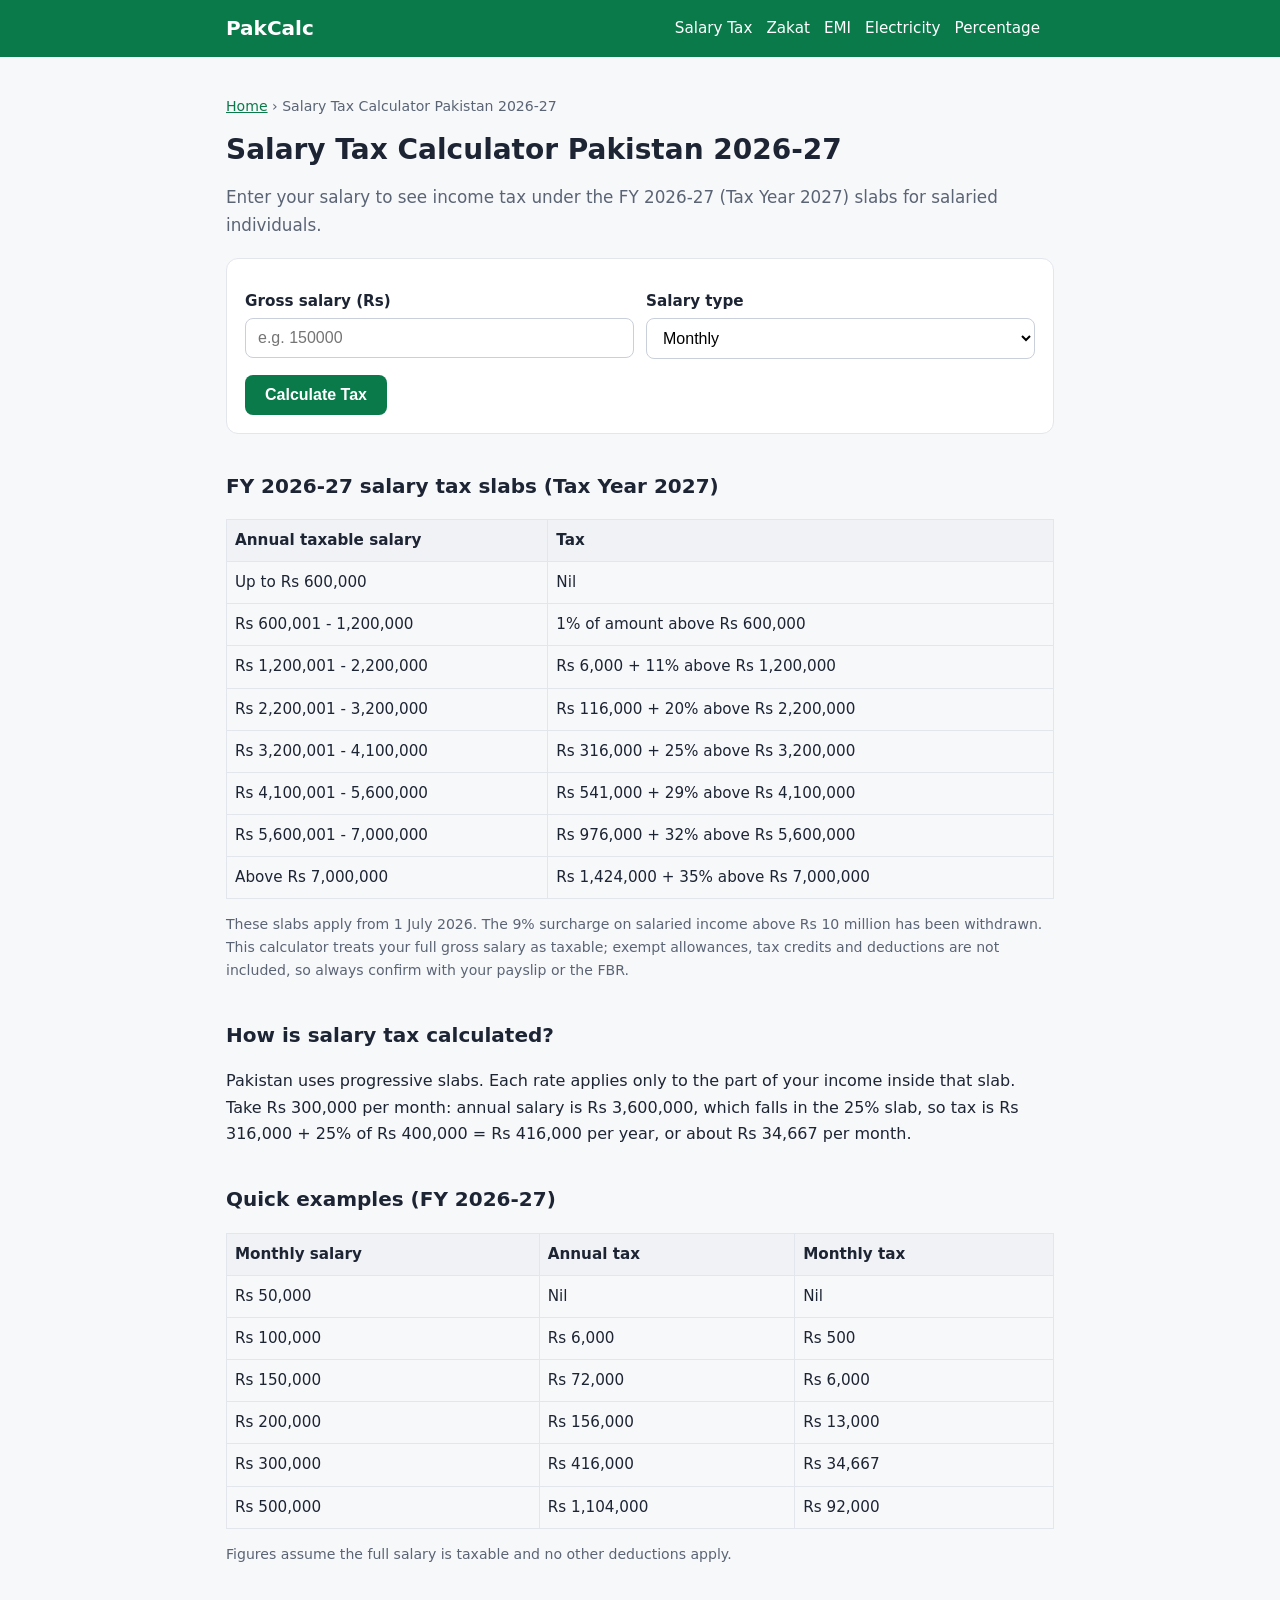
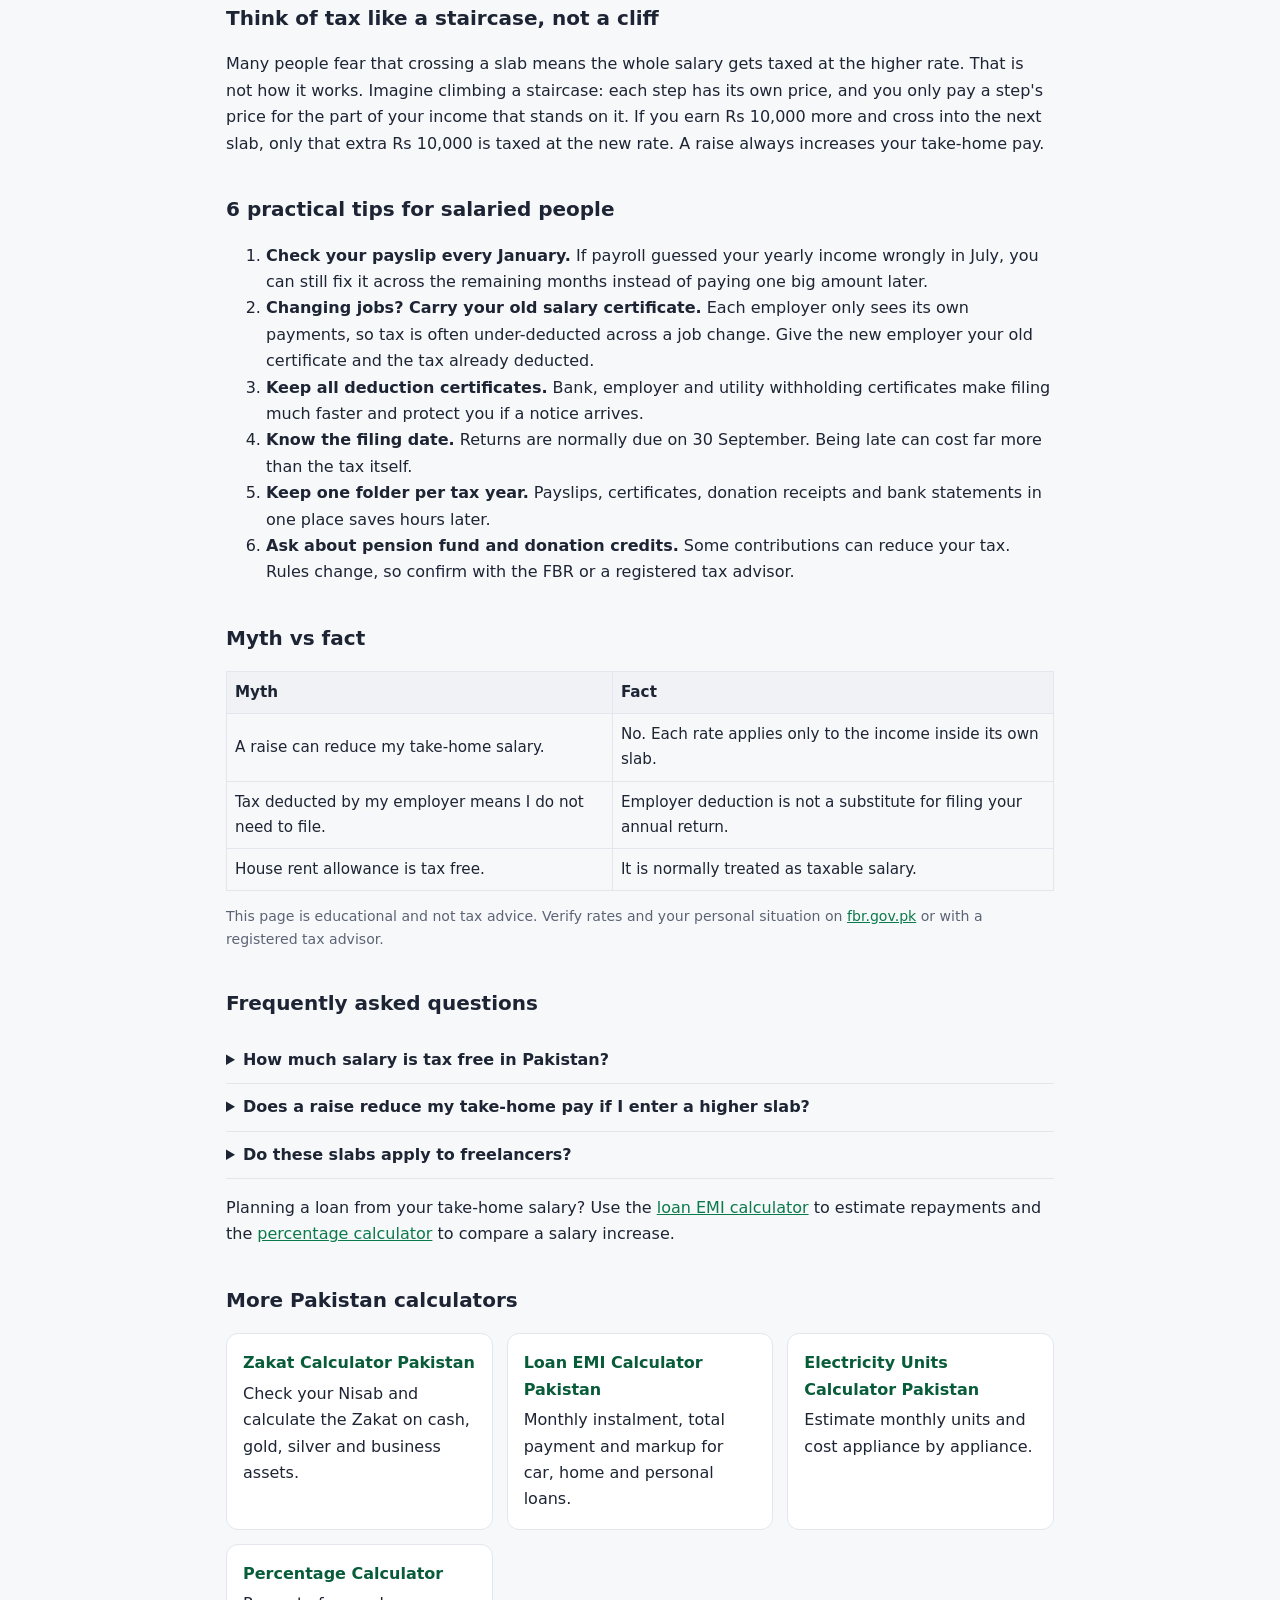
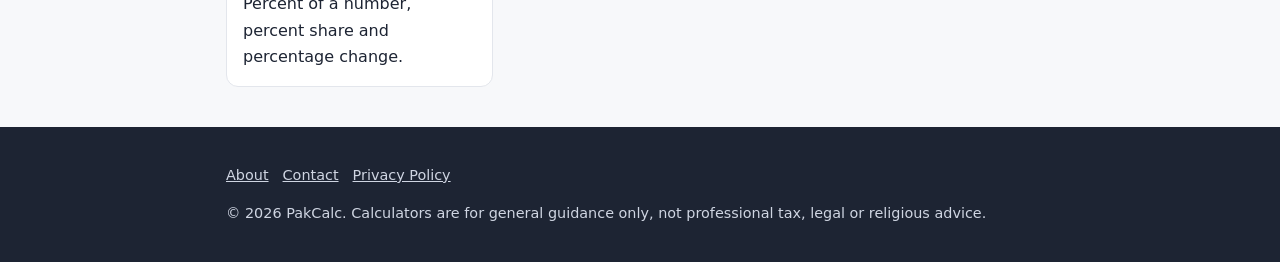
<file: salary-tax-calculator.html>
<!doctype html>
<html lang="en-PK">
<head>
<meta charset="utf-8">
<meta name="viewport" content="width=device-width, initial-scale=1">
<title>Salary Tax Calculator Pakistan 2026-27 | PakCalc</title>
<meta name="description" content="Estimate monthly and annual salary tax in Pakistan for FY 2026-27. View the tax slabs used, effective tax rate and take-home salary with worked examples.">
<link rel="canonical" href="https://bucolic-lamington-e7d903.netlify.app/salary-tax-calculator">
<meta name="robots" content="index, follow, max-image-preview:large">

<meta property="og:type" content="website">
<meta property="og:title" content="Salary Tax Calculator Pakistan 2026-27 | PakCalc">
<meta property="og:description" content="Estimate monthly and annual salary tax in Pakistan for FY 2026-27. View the tax slabs used, effective tax rate and take-home salary with worked examples.">
<meta property="og:url" content="https://bucolic-lamington-e7d903.netlify.app/salary-tax-calculator">
<meta property="og:site_name" content="PakCalc">
<meta property="og:locale" content="en_PK">
<meta name="twitter:card" content="summary">
<link rel="stylesheet" href="/style.css">
<script type="application/ld+json">{"@context":"https://schema.org","@graph":[{"@type":"WebSite","@id":"https://bucolic-lamington-e7d903.netlify.app/#website","url":"https://bucolic-lamington-e7d903.netlify.app/","name":"PakCalc","inLanguage":"en-PK"},{"@type":"WebPage","@id":"https://bucolic-lamington-e7d903.netlify.app/salary-tax-calculator#webpage","url":"https://bucolic-lamington-e7d903.netlify.app/salary-tax-calculator","name":"Salary Tax Calculator Pakistan 2026-27 | PakCalc","description":"Estimate monthly and annual salary tax in Pakistan for FY 2026-27. View the tax slabs used, effective tax rate and take-home salary with worked examples.","inLanguage":"en-PK","isPartOf":{"@id":"https://bucolic-lamington-e7d903.netlify.app/#website"},"breadcrumb":{"@id":"https://bucolic-lamington-e7d903.netlify.app/salary-tax-calculator#breadcrumb"},"mainEntity":{"@id":"https://bucolic-lamington-e7d903.netlify.app/salary-tax-calculator#calculator"}},{"@type":"BreadcrumbList","@id":"https://bucolic-lamington-e7d903.netlify.app/salary-tax-calculator#breadcrumb","itemListElement":[{"@type":"ListItem","position":1,"name":"Home","item":"https://bucolic-lamington-e7d903.netlify.app/"},{"@type":"ListItem","position":2,"name":"Salary Tax Calculator Pakistan 2026-27","item":"https://bucolic-lamington-e7d903.netlify.app/salary-tax-calculator"}]},{"@type":"WebApplication","@id":"https://bucolic-lamington-e7d903.netlify.app/salary-tax-calculator#calculator","url":"https://bucolic-lamington-e7d903.netlify.app/salary-tax-calculator","name":"Salary Tax Calculator Pakistan 2026-27","description":"Estimate monthly and annual salary tax in Pakistan for FY 2026-27. View the tax slabs used, effective tax rate and take-home salary with worked examples.","applicationCategory":"FinanceApplication","operatingSystem":"Any","browserRequirements":"Requires JavaScript","inLanguage":"en-PK","isAccessibleForFree":true,"offers":{"@type":"Offer","price":"0","priceCurrency":"PKR"},"mainEntityOfPage":{"@id":"https://bucolic-lamington-e7d903.netlify.app/salary-tax-calculator#webpage"}},{"@type":"FAQPage","@id":"https://bucolic-lamington-e7d903.netlify.app/salary-tax-calculator#faq","isPartOf":{"@id":"https://bucolic-lamington-e7d903.netlify.app/salary-tax-calculator#webpage"},"mainEntity":[{"@type":"Question","name":"How much salary is tax free in Pakistan?","acceptedAnswer":{"@type":"Answer","text":"Annual taxable salary up to Rs 600,000 (Rs 50,000 per month) has no income tax under the FY 2026-27 slabs."}},{"@type":"Question","name":"Does a raise reduce my take-home pay if I enter a higher slab?","acceptedAnswer":{"@type":"Answer","text":"No. Each rate applies only to the income inside its own slab, so extra salary always increases your take-home pay."}},{"@type":"Question","name":"Do these slabs apply to freelancers?","acceptedAnswer":{"@type":"Answer","text":"No. Non-salaried individuals are taxed on a different, higher schedule. This calculator is for salaried individuals only."}}]}]}</script>
</head>
<body>
<a class="skip-link" href="#main-content">Skip to content</a>
<header><div class="wrap">
  <a class="logo" href="/">PakCalc</a>
  <nav aria-label="Main navigation"><a href="/salary-tax-calculator">Salary Tax</a><a href="/zakat-calculator">Zakat</a><a href="/emi-calculator">EMI</a><a href="/electricity-units-calculator">Electricity</a><a href="/percentage-calculator">Percentage</a></nav>
</div></header>
<main id="main-content"><div class="wrap">
<p class="crumbs" aria-label="Breadcrumb"><a href="/">Home</a> &rsaquo; Salary Tax Calculator Pakistan 2026-27</p><h1>Salary Tax Calculator Pakistan 2026-27</h1><p class="lead">Enter your salary to see income tax under the FY 2026-27 (Tax Year 2027) slabs for salaried individuals.</p>
<form id="salaryForm" class="card">
  <div class="row">
    <div><label for="salary">Gross salary (Rs)</label><input id="salary" type="number" min="0" placeholder="e.g. 150000" required></div>
    <div><label for="period">Salary type</label><select id="period"><option value="monthly">Monthly</option><option value="annual">Annual</option></select></div>
  </div>
  <button type="submit">Calculate Tax</button>
  <div id="result" class="result" role="status" aria-live="polite"></div>
</form>
<h2>FY 2026-27 salary tax slabs (Tax Year 2027)</h2>
<div class="table-scroll" role="region" aria-label="Calculator reference table" tabindex="0"><table>
<tr><th>Annual taxable salary</th><th>Tax</th></tr>
<tr><td>Up to Rs 600,000</td><td>Nil</td></tr>
<tr><td>Rs 600,001 - 1,200,000</td><td>1% of amount above Rs 600,000</td></tr>
<tr><td>Rs 1,200,001 - 2,200,000</td><td>Rs 6,000 + 11% above Rs 1,200,000</td></tr>
<tr><td>Rs 2,200,001 - 3,200,000</td><td>Rs 116,000 + 20% above Rs 2,200,000</td></tr>
<tr><td>Rs 3,200,001 - 4,100,000</td><td>Rs 316,000 + 25% above Rs 3,200,000</td></tr>
<tr><td>Rs 4,100,001 - 5,600,000</td><td>Rs 541,000 + 29% above Rs 4,100,000</td></tr>
<tr><td>Rs 5,600,001 - 7,000,000</td><td>Rs 976,000 + 32% above Rs 5,600,000</td></tr>
<tr><td>Above Rs 7,000,000</td><td>Rs 1,424,000 + 35% above Rs 7,000,000</td></tr>
</table></div>
<p class="note">These slabs apply from 1 July 2026. The 9% surcharge on salaried income above Rs 10 million has been withdrawn. This calculator treats your full gross salary as taxable; exempt allowances, tax credits and deductions are not included, so always confirm with your payslip or the FBR.</p>
<h2>How is salary tax calculated?</h2>
<p>Pakistan uses progressive slabs. Each rate applies only to the part of your income inside that slab. Take Rs 300,000 per month: annual salary is Rs 3,600,000, which falls in the 25% slab, so tax is Rs 316,000 + 25% of Rs 400,000 = Rs 416,000 per year, or about Rs 34,667 per month.</p>
<h2>Quick examples (FY 2026-27)</h2>
<div class="table-scroll" role="region" aria-label="Calculator reference table" tabindex="0"><table>
<tr><th>Monthly salary</th><th>Annual tax</th><th>Monthly tax</th></tr>
<tr><td>Rs 50,000</td><td>Nil</td><td>Nil</td></tr>
<tr><td>Rs 100,000</td><td>Rs 6,000</td><td>Rs 500</td></tr>
<tr><td>Rs 150,000</td><td>Rs 72,000</td><td>Rs 6,000</td></tr>
<tr><td>Rs 200,000</td><td>Rs 156,000</td><td>Rs 13,000</td></tr>
<tr><td>Rs 300,000</td><td>Rs 416,000</td><td>Rs 34,667</td></tr>
<tr><td>Rs 500,000</td><td>Rs 1,104,000</td><td>Rs 92,000</td></tr>
</table></div>
<p class="note">Figures assume the full salary is taxable and no other deductions apply.</p>

<h2>Think of tax like a staircase, not a cliff</h2>
<p>Many people fear that crossing a slab means the whole salary gets taxed at the higher rate. That is not how it works. Imagine climbing a staircase: each step has its own price, and you only pay a step's price for the part of your income that stands on it. If you earn Rs 10,000 more and cross into the next slab, only that extra Rs 10,000 is taxed at the new rate. A raise always increases your take-home pay.</p>

<h2>6 practical tips for salaried people</h2>
<ol>
<li><strong>Check your payslip every January.</strong> If payroll guessed your yearly income wrongly in July, you can still fix it across the remaining months instead of paying one big amount later.</li>
<li><strong>Changing jobs? Carry your old salary certificate.</strong> Each employer only sees its own payments, so tax is often under-deducted across a job change. Give the new employer your old certificate and the tax already deducted.</li>
<li><strong>Keep all deduction certificates.</strong> Bank, employer and utility withholding certificates make filing much faster and protect you if a notice arrives.</li>
<li><strong>Know the filing date.</strong> Returns are normally due on 30 September. Being late can cost far more than the tax itself.</li>
<li><strong>Keep one folder per tax year.</strong> Payslips, certificates, donation receipts and bank statements in one place saves hours later.</li>
<li><strong>Ask about pension fund and donation credits.</strong> Some contributions can reduce your tax. Rules change, so confirm with the FBR or a registered tax advisor.</li>
</ol>

<h2>Myth vs fact</h2>
<div class="table-scroll" role="region" aria-label="Calculator reference table" tabindex="0"><table>
<tr><th>Myth</th><th>Fact</th></tr>
<tr><td>A raise can reduce my take-home salary.</td><td>No. Each rate applies only to the income inside its own slab.</td></tr>
<tr><td>Tax deducted by my employer means I do not need to file.</td><td>Employer deduction is not a substitute for filing your annual return.</td></tr>
<tr><td>House rent allowance is tax free.</td><td>It is normally treated as taxable salary.</td></tr>
</table></div>
<p class="note">This page is educational and not tax advice. Verify rates and your personal situation on <a href="https://www.fbr.gov.pk" rel="noopener">fbr.gov.pk</a> or with a registered tax advisor.</p>
<h2>Frequently asked questions</h2><details><summary><h3>How much salary is tax free in Pakistan?</h3></summary><p>Annual taxable salary up to Rs 600,000 (Rs 50,000 per month) has no income tax under the FY 2026-27 slabs.</p></details><details><summary><h3>Does a raise reduce my take-home pay if I enter a higher slab?</h3></summary>
  <p>No. Each rate applies only to the income inside its own slab, so extra salary always increases your take-home pay.</p></details><details><summary><h3>Do these slabs apply to freelancers?</h3></summary><p>No. Non-salaried individuals are taxed on a different, higher schedule. This calculator is for salaried individuals only.</p></details><p>Planning a loan from your take-home salary? Use the <a href="/emi-calculator">loan EMI calculator</a> to estimate repayments and the <a href="/percentage-calculator">percentage calculator</a> to compare a salary increase.</p><h2>More Pakistan calculators</h2><div class="tools"><a href="/zakat-calculator"><strong>Zakat Calculator Pakistan</strong>Check your Nisab and calculate the Zakat on cash, gold, silver and business assets.</a><a href="/emi-calculator"><strong>Loan EMI Calculator Pakistan</strong>Monthly instalment, total payment and markup for car, home and personal loans.</a><a href="/electricity-units-calculator"><strong>Electricity Units Calculator Pakistan</strong>Estimate monthly units and cost appliance by appliance.</a><a href="/percentage-calculator"><strong>Percentage Calculator</strong>Percent of a number, percent share and percentage change.</a></div>
</div></main>
<footer><div class="wrap">
  <p><a href="/about">About</a><a href="/contact">Contact</a><a href="/privacy-policy">Privacy Policy</a></p>
  <p>&copy; 2026 PakCalc. Calculators are for general guidance only, not professional tax, legal or religious advice.</p>
</div></footer>
<noscript><p class="wrap note">Enable JavaScript to calculate results. The formulas and worked examples above are available without JavaScript.</p></noscript>
<script src="/calc.js" defer></script>

</body>
</html>
</file>
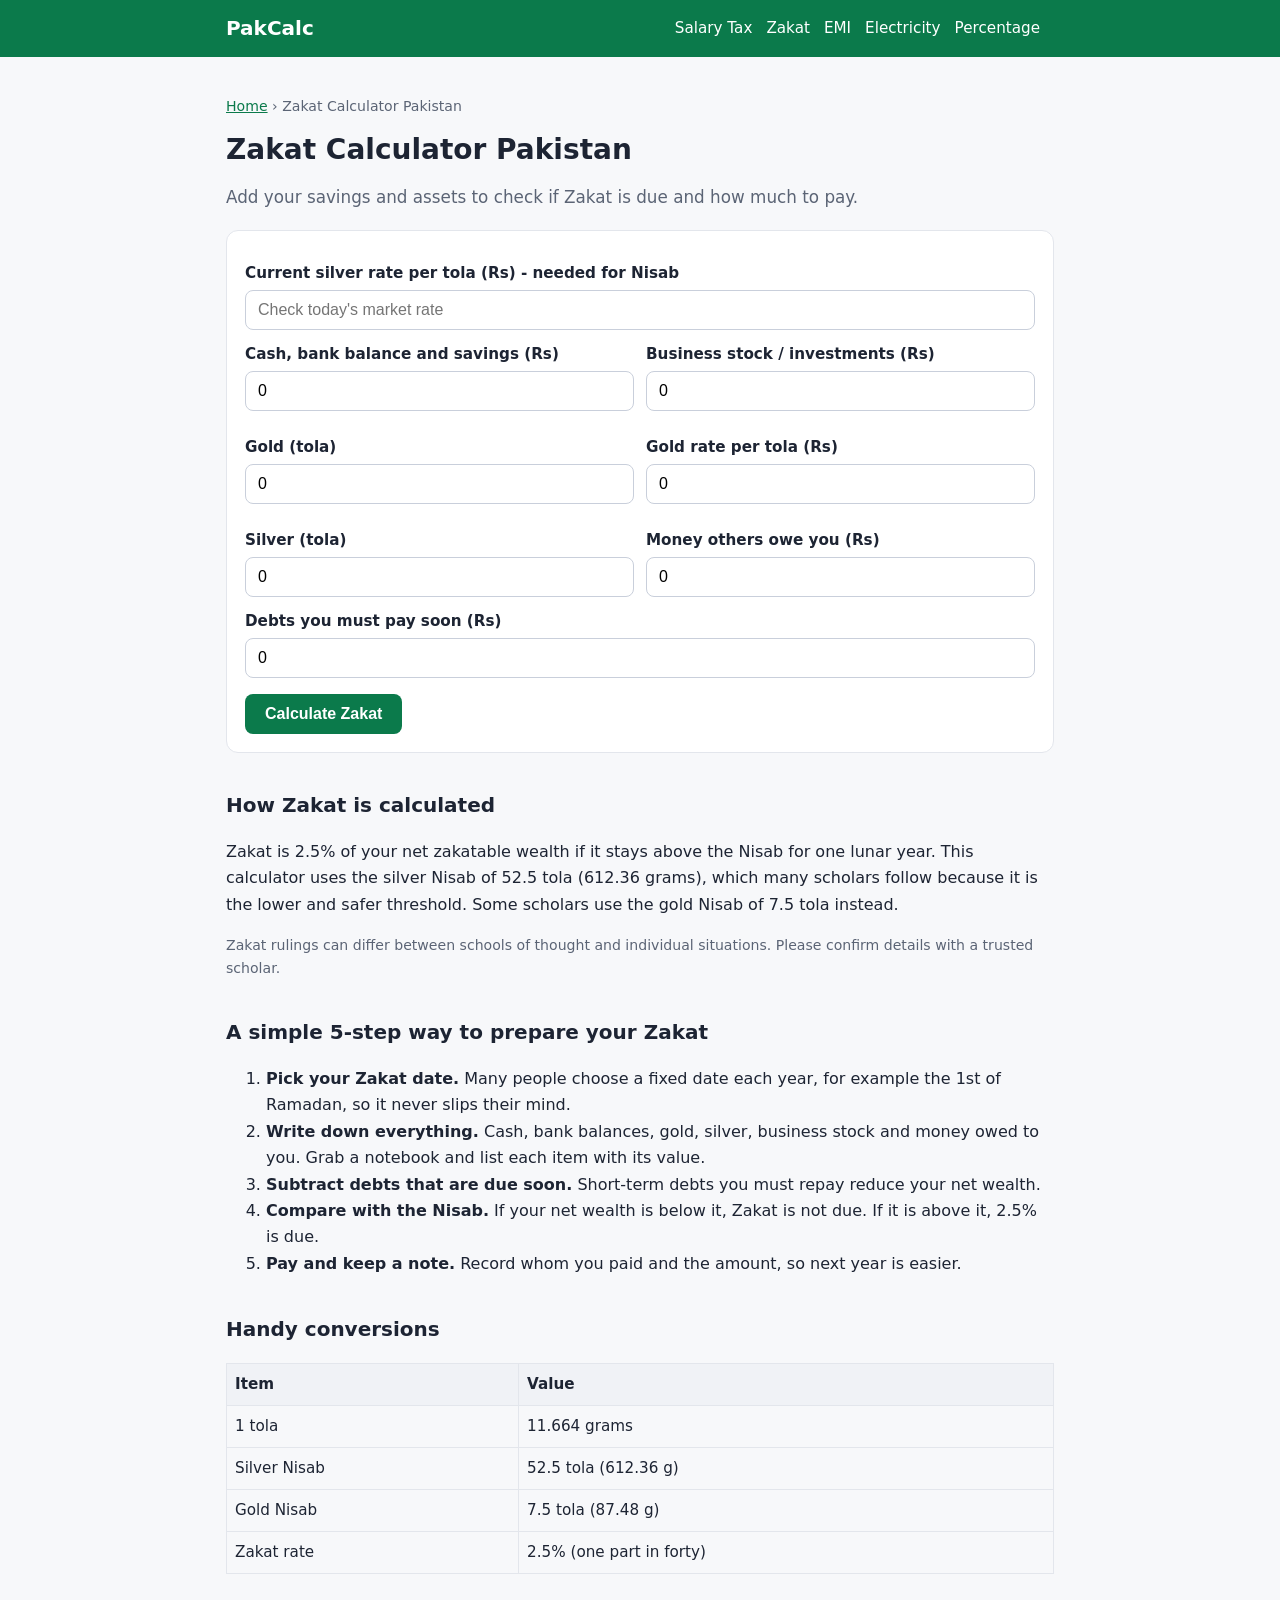
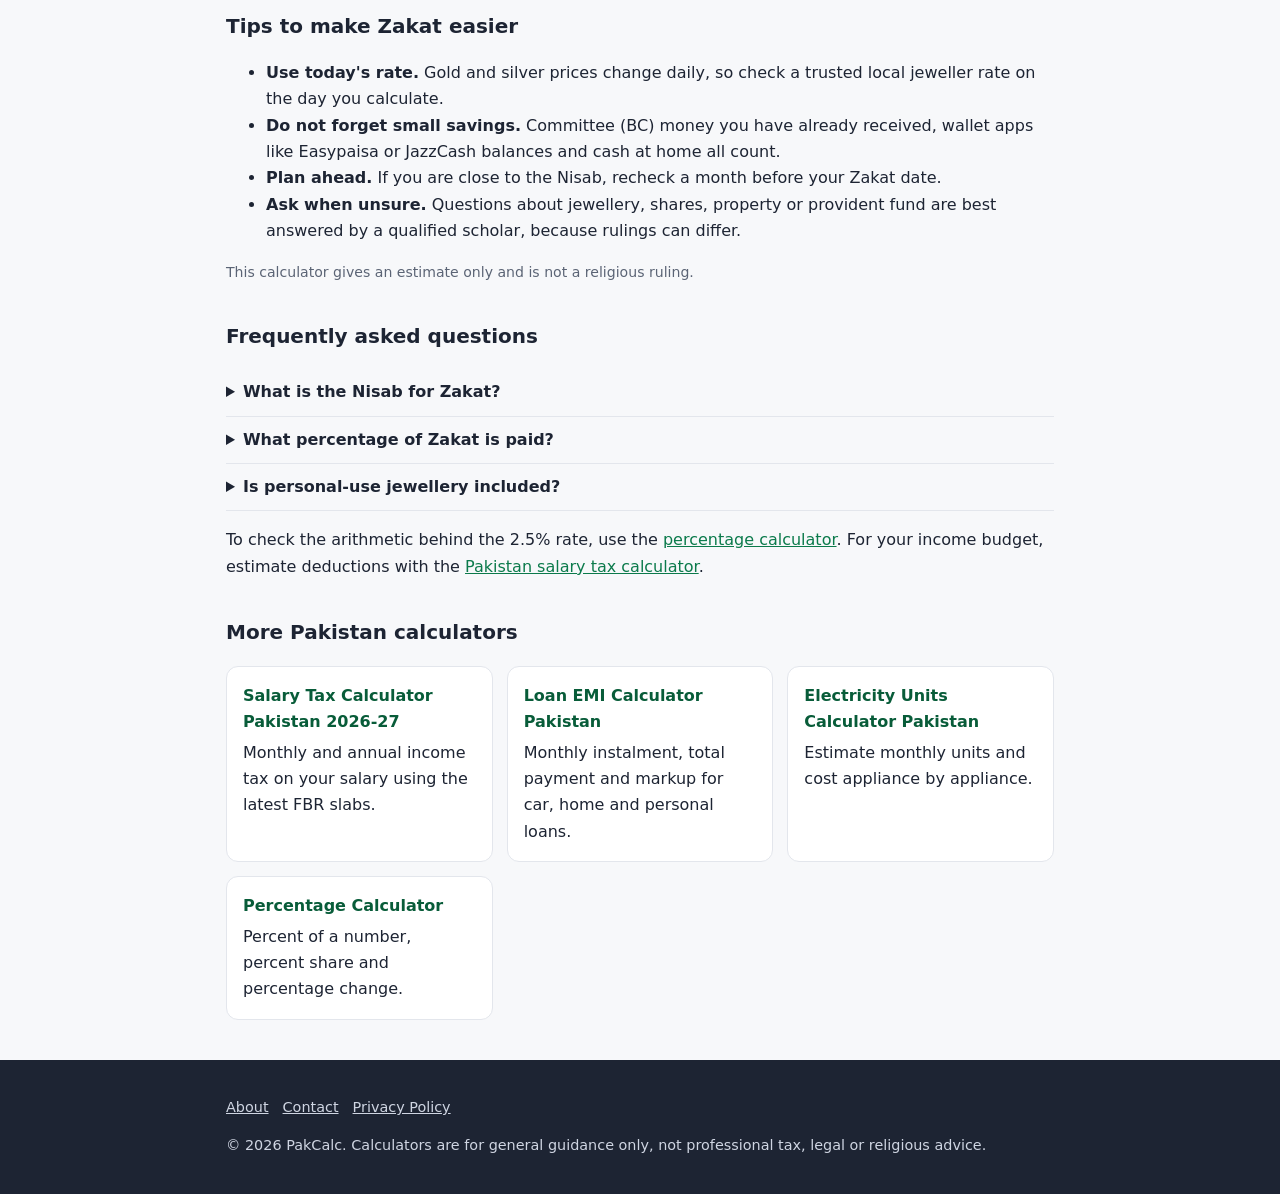
<file: zakat-calculator.html>
<!doctype html>
<html lang="en-PK">
<head>
<meta charset="utf-8">
<meta name="viewport" content="width=device-width, initial-scale=1">
<title>Zakat Calculator Pakistan: Gold, Silver &amp; Cash | PakCalc</title>
<meta name="description" content="Calculate Zakat in Pakistan on cash, gold, silver and business assets. Enter current metal rates and debts to check the silver Nisab and your 2.5% Zakat.">
<link rel="canonical" href="https://bucolic-lamington-e7d903.netlify.app/zakat-calculator">
<meta name="robots" content="index, follow, max-image-preview:large">

<meta property="og:type" content="website">
<meta property="og:title" content="Zakat Calculator Pakistan: Gold, Silver &amp; Cash | PakCalc">
<meta property="og:description" content="Calculate Zakat in Pakistan on cash, gold, silver and business assets. Enter current metal rates and debts to check the silver Nisab and your 2.5% Zakat.">
<meta property="og:url" content="https://bucolic-lamington-e7d903.netlify.app/zakat-calculator">
<meta property="og:site_name" content="PakCalc">
<meta property="og:locale" content="en_PK">
<meta name="twitter:card" content="summary">
<link rel="stylesheet" href="/style.css">
<script type="application/ld+json">{"@context":"https://schema.org","@graph":[{"@type":"WebSite","@id":"https://bucolic-lamington-e7d903.netlify.app/#website","url":"https://bucolic-lamington-e7d903.netlify.app/","name":"PakCalc","inLanguage":"en-PK"},{"@type":"WebPage","@id":"https://bucolic-lamington-e7d903.netlify.app/zakat-calculator#webpage","url":"https://bucolic-lamington-e7d903.netlify.app/zakat-calculator","name":"Zakat Calculator Pakistan: Gold, Silver & Cash | PakCalc","description":"Calculate Zakat in Pakistan on cash, gold, silver and business assets. Enter current metal rates and debts to check the silver Nisab and your 2.5% Zakat.","inLanguage":"en-PK","isPartOf":{"@id":"https://bucolic-lamington-e7d903.netlify.app/#website"},"breadcrumb":{"@id":"https://bucolic-lamington-e7d903.netlify.app/zakat-calculator#breadcrumb"},"mainEntity":{"@id":"https://bucolic-lamington-e7d903.netlify.app/zakat-calculator#calculator"}},{"@type":"BreadcrumbList","@id":"https://bucolic-lamington-e7d903.netlify.app/zakat-calculator#breadcrumb","itemListElement":[{"@type":"ListItem","position":1,"name":"Home","item":"https://bucolic-lamington-e7d903.netlify.app/"},{"@type":"ListItem","position":2,"name":"Zakat Calculator Pakistan","item":"https://bucolic-lamington-e7d903.netlify.app/zakat-calculator"}]},{"@type":"WebApplication","@id":"https://bucolic-lamington-e7d903.netlify.app/zakat-calculator#calculator","url":"https://bucolic-lamington-e7d903.netlify.app/zakat-calculator","name":"Zakat Calculator Pakistan","description":"Calculate Zakat in Pakistan on cash, gold, silver and business assets. Enter current metal rates and debts to check the silver Nisab and your 2.5% Zakat.","applicationCategory":"FinanceApplication","operatingSystem":"Any","browserRequirements":"Requires JavaScript","inLanguage":"en-PK","isAccessibleForFree":true,"offers":{"@type":"Offer","price":"0","priceCurrency":"PKR"},"mainEntityOfPage":{"@id":"https://bucolic-lamington-e7d903.netlify.app/zakat-calculator#webpage"}},{"@type":"FAQPage","@id":"https://bucolic-lamington-e7d903.netlify.app/zakat-calculator#faq","isPartOf":{"@id":"https://bucolic-lamington-e7d903.netlify.app/zakat-calculator#webpage"},"mainEntity":[{"@type":"Question","name":"What is the Nisab for Zakat?","acceptedAnswer":{"@type":"Answer","text":"The silver Nisab is 52.5 tola (612.36 grams) and the gold Nisab is 7.5 tola (87.48 grams). The value changes with market rates, so enter today's silver rate."}},{"@type":"Question","name":"What percentage of Zakat is paid?","acceptedAnswer":{"@type":"Answer","text":"Zakat is 2.5% of your net zakatable wealth once it has stayed above the Nisab for a full lunar year."}},{"@type":"Question","name":"Is personal-use jewellery included?","acceptedAnswer":{"@type":"Answer","text":"Gold and silver jewellery is generally counted as zakatable wealth, but opinions differ, so ask your scholar if you are unsure."}}]}]}</script>
</head>
<body>
<a class="skip-link" href="#main-content">Skip to content</a>
<header><div class="wrap">
  <a class="logo" href="/">PakCalc</a>
  <nav aria-label="Main navigation"><a href="/salary-tax-calculator">Salary Tax</a><a href="/zakat-calculator">Zakat</a><a href="/emi-calculator">EMI</a><a href="/electricity-units-calculator">Electricity</a><a href="/percentage-calculator">Percentage</a></nav>
</div></header>
<main id="main-content"><div class="wrap">
<p class="crumbs" aria-label="Breadcrumb"><a href="/">Home</a> &rsaquo; Zakat Calculator Pakistan</p><h1>Zakat Calculator Pakistan</h1><p class="lead">Add your savings and assets to check if Zakat is due and how much to pay.</p>
<form id="zakatForm" class="card">
  <label for="silverRate">Current silver rate per tola (Rs) - needed for Nisab</label>
  <input id="silverRate" type="number" min="0" placeholder="Check today's market rate" required>
  <div class="row">
    <div><label for="cash">Cash, bank balance and savings (Rs)</label><input id="cash" type="number" min="0" value="0"></div>
    <div><label for="business">Business stock / investments (Rs)</label><input id="business" type="number" min="0" value="0"></div>
    <div><label for="goldTola">Gold (tola)</label><input id="goldTola" type="number" min="0" step="0.01" value="0"></div>
    <div><label for="goldRate">Gold rate per tola (Rs)</label><input id="goldRate" type="number" min="0" value="0"></div>
    <div><label for="silverTola">Silver (tola)</label><input id="silverTola" type="number" min="0" step="0.01" value="0"></div>
    <div><label for="receivables">Money others owe you (Rs)</label><input id="receivables" type="number" min="0" value="0"></div>
  </div>
  <label for="debts">Debts you must pay soon (Rs)</label>
  <input id="debts" type="number" min="0" value="0">
  <button type="submit">Calculate Zakat</button>
  <div id="result" class="result" role="status" aria-live="polite"></div>
</form>
<h2>How Zakat is calculated</h2>
<p>Zakat is 2.5% of your net zakatable wealth if it stays above the Nisab for one lunar year. This calculator uses the silver Nisab of 52.5 tola (612.36 grams), which many scholars follow because it is the lower and safer threshold. Some scholars use the gold Nisab of 7.5 tola instead.</p>
<p class="note">Zakat rulings can differ between schools of thought and individual situations. Please confirm details with a trusted scholar.</p>
<h2>A simple 5-step way to prepare your Zakat</h2>
<ol>
<li><strong>Pick your Zakat date.</strong> Many people choose a fixed date each year, for example the 1st of Ramadan, so it never slips their mind.</li>
<li><strong>Write down everything.</strong> Cash, bank balances, gold, silver, business stock and money owed to you. Grab a notebook and list each item with its value.</li>
<li><strong>Subtract debts that are due soon.</strong> Short-term debts you must repay reduce your net wealth.</li>
<li><strong>Compare with the Nisab.</strong> If your net wealth is below it, Zakat is not due. If it is above it, 2.5% is due.</li>
<li><strong>Pay and keep a note.</strong> Record whom you paid and the amount, so next year is easier.</li>
</ol>

<h2>Handy conversions</h2>
<div class="table-scroll" role="region" aria-label="Calculator reference table" tabindex="0"><table>
<tr><th>Item</th><th>Value</th></tr>
<tr><td>1 tola</td><td>11.664 grams</td></tr>
<tr><td>Silver Nisab</td><td>52.5 tola (612.36 g)</td></tr>
<tr><td>Gold Nisab</td><td>7.5 tola (87.48 g)</td></tr>
<tr><td>Zakat rate</td><td>2.5% (one part in forty)</td></tr>
</table></div>

<h2>Tips to make Zakat easier</h2>
<ul>
<li><strong>Use today's rate.</strong> Gold and silver prices change daily, so check a trusted local jeweller rate on the day you calculate.</li>
<li><strong>Do not forget small savings.</strong> Committee (BC) money you have already received, wallet apps like Easypaisa or JazzCash balances and cash at home all count.</li>
<li><strong>Plan ahead.</strong> If you are close to the Nisab, recheck a month before your Zakat date.</li>
<li><strong>Ask when unsure.</strong> Questions about jewellery, shares, property or provident fund are best answered by a qualified scholar, because rulings can differ.</li>
</ul>
<p class="note">This calculator gives an estimate only and is not a religious ruling.</p>
<h2>Frequently asked questions</h2><details><summary><h3>What is the Nisab for Zakat?</h3></summary><p>The silver Nisab is 52.5 tola (612.36 grams) and the gold Nisab is 7.5 tola (87.48 grams). The value changes with market rates, so enter today's silver rate.</p></details>
  <details><summary><h3>What percentage of Zakat is paid?</h3></summary><p>Zakat is 2.5% of your net zakatable wealth once it has stayed above the Nisab for a full lunar year.</p></details><details><summary><h3>Is personal-use jewellery included?</h3></summary><p>Gold and silver jewellery is generally counted as zakatable wealth, but opinions differ, so ask your scholar if you are unsure.</p></details><p>To check the arithmetic behind the 2.5% rate, use the <a href="/percentage-calculator">percentage calculator</a>. For your income budget, estimate deductions with the <a href="/salary-tax-calculator">Pakistan salary tax calculator</a>.</p><h2>More Pakistan calculators</h2><div class="tools"><a href="/salary-tax-calculator"><strong>Salary Tax Calculator Pakistan 2026-27</strong>Monthly and annual income tax on your salary using the latest FBR slabs.</a><a href="/emi-calculator"><strong>Loan EMI Calculator Pakistan</strong>Monthly instalment, total payment and markup for car, home and personal loans.</a><a href="/electricity-units-calculator"><strong>Electricity Units Calculator Pakistan</strong>Estimate monthly units and cost appliance by appliance.</a><a href="/percentage-calculator"><strong>Percentage Calculator</strong>Percent of a number, percent share and percentage change.</a></div>
</div></main>
<footer><div class="wrap">
  <p><a href="/about">About</a><a href="/contact">Contact</a><a href="/privacy-policy">Privacy Policy</a></p>
  <p>&copy; 2026 PakCalc. Calculators are for general guidance only, not professional tax, legal or religious advice.</p>
</div></footer>
<noscript><p class="wrap note">Enable JavaScript to calculate results. The formulas and worked examples above are available without JavaScript.</p></noscript>
<script src="/calc.js" defer></script>

</body>
</html>
</file>
<file: style.css>
:root{--bg:#f7f8fa;--card:#fff;--text:#1d2433;--muted:#5b6475;--brand:#0b7a4b;--brand-dark:#085c39;--line:#e3e6ec}
*{box-sizing:border-box}
body{margin:0;font-family:system-ui,-apple-system,"Segoe UI",Roboto,sans-serif;background:var(--bg);color:var(--text);line-height:1.65}
a{color:var(--brand)}
header{background:var(--brand);color:#fff}
header .wrap{display:flex;flex-wrap:wrap;align-items:center;justify-content:space-between;gap:8px;padding:12px 16px}
header a{color:#fff;text-decoration:none}
.logo{font-weight:700;font-size:1.25rem}
nav a{margin-right:14px;font-size:.95rem}
.wrap{max-width:860px;margin:0 auto;padding:0 16px}
main{padding:24px 0 40px}
h1{font-size:1.75rem;line-height:1.25;margin:.2em 0 .4em}
h2{font-size:1.25rem;margin-top:1.8em}
.lead{color:var(--muted);font-size:1.05rem}
.card{background:var(--card);border:1px solid var(--line);border-radius:12px;padding:18px;margin:18px 0}
label{display:block;font-weight:600;margin:12px 0 4px;font-size:.95rem}
input,select{width:100%;padding:10px 12px;border:1px solid #c9cfdb;border-radius:8px;font-size:1rem;background:#fff}
button{background:var(--brand);color:#fff;border:0;border-radius:8px;padding:11px 20px;font-size:1rem;font-weight:600;cursor:pointer;margin-top:16px}
button:hover{background:var(--brand-dark)}
.row{display:grid;grid-template-columns:1fr 1fr;gap:12px}
@media(max-width:560px){.row{grid-template-columns:1fr}h1{font-size:1.45rem}}
.result{margin-top:16px;padding:14px;background:#eef8f2;border-left:4px solid var(--brand);border-radius:8px;display:none}
.result.show{display:block}
.result p{margin:4px 0}
.big{font-size:1.4rem;font-weight:700;color:var(--brand-dark)}
table{width:100%;border-collapse:collapse;font-size:.95rem}
th,td{border:1px solid var(--line);padding:8px;text-align:left}
th{background:#f0f2f6}
.tools{display:grid;grid-template-columns:repeat(auto-fit,minmax(240px,1fr));gap:14px}
.tools a{display:block;background:var(--card);border:1px solid var(--line);border-radius:12px;padding:16px;text-decoration:none;color:var(--text)}
.tools a:hover{border-color:var(--brand)}
.tools strong{display:block;color:var(--brand-dark);margin-bottom:4px}
.note{font-size:.88rem;color:var(--muted)}
.crumbs{font-size:.88rem;color:var(--muted)}
footer{background:#1d2433;color:#cfd5e2;padding:22px 0;font-size:.9rem}
footer a{color:#cfd5e2;margin-right:14px}
details{border-bottom:1px solid var(--line);padding:10px 0}
summary{font-weight:600;cursor:pointer}
/* Keep wide calculator tables usable without widening the mobile viewport. */
.table-scroll{max-width:100%;overflow-x:auto;-webkit-overflow-scrolling:touch}
#appliances table{min-width:540px}
#appliances input{min-width:76px}
#appliances th[scope="row"]{background:transparent;font-weight:400}
.row>*{min-width:0}
.tools{grid-template-columns:repeat(auto-fit,minmax(min(240px,100%),1fr))}
summary h3{display:inline;font:inherit;margin:0}
a:focus-visible,button:focus-visible,input:focus-visible,select:focus-visible,summary:focus-visible,.table-scroll:focus-visible{outline:3px solid var(--brand);outline-offset:3px}
header a:focus-visible{outline-color:#fff}
.skip-link{position:absolute;left:16px;top:0;transform:translateY(-150%);background:#fff;padding:8px 14px;z-index:10}
.skip-link:focus{transform:translateY(0)}
@media(max-width:560px){
 nav{display:flex;flex-wrap:wrap;column-gap:14px;row-gap:2px}
 nav a{display:inline-flex;align-items:center;min-height:44px;margin-right:0}
 footer a{display:inline-block;min-height:44px;padding-top:8px}
 th,td{padding:7px}
}
</file>
